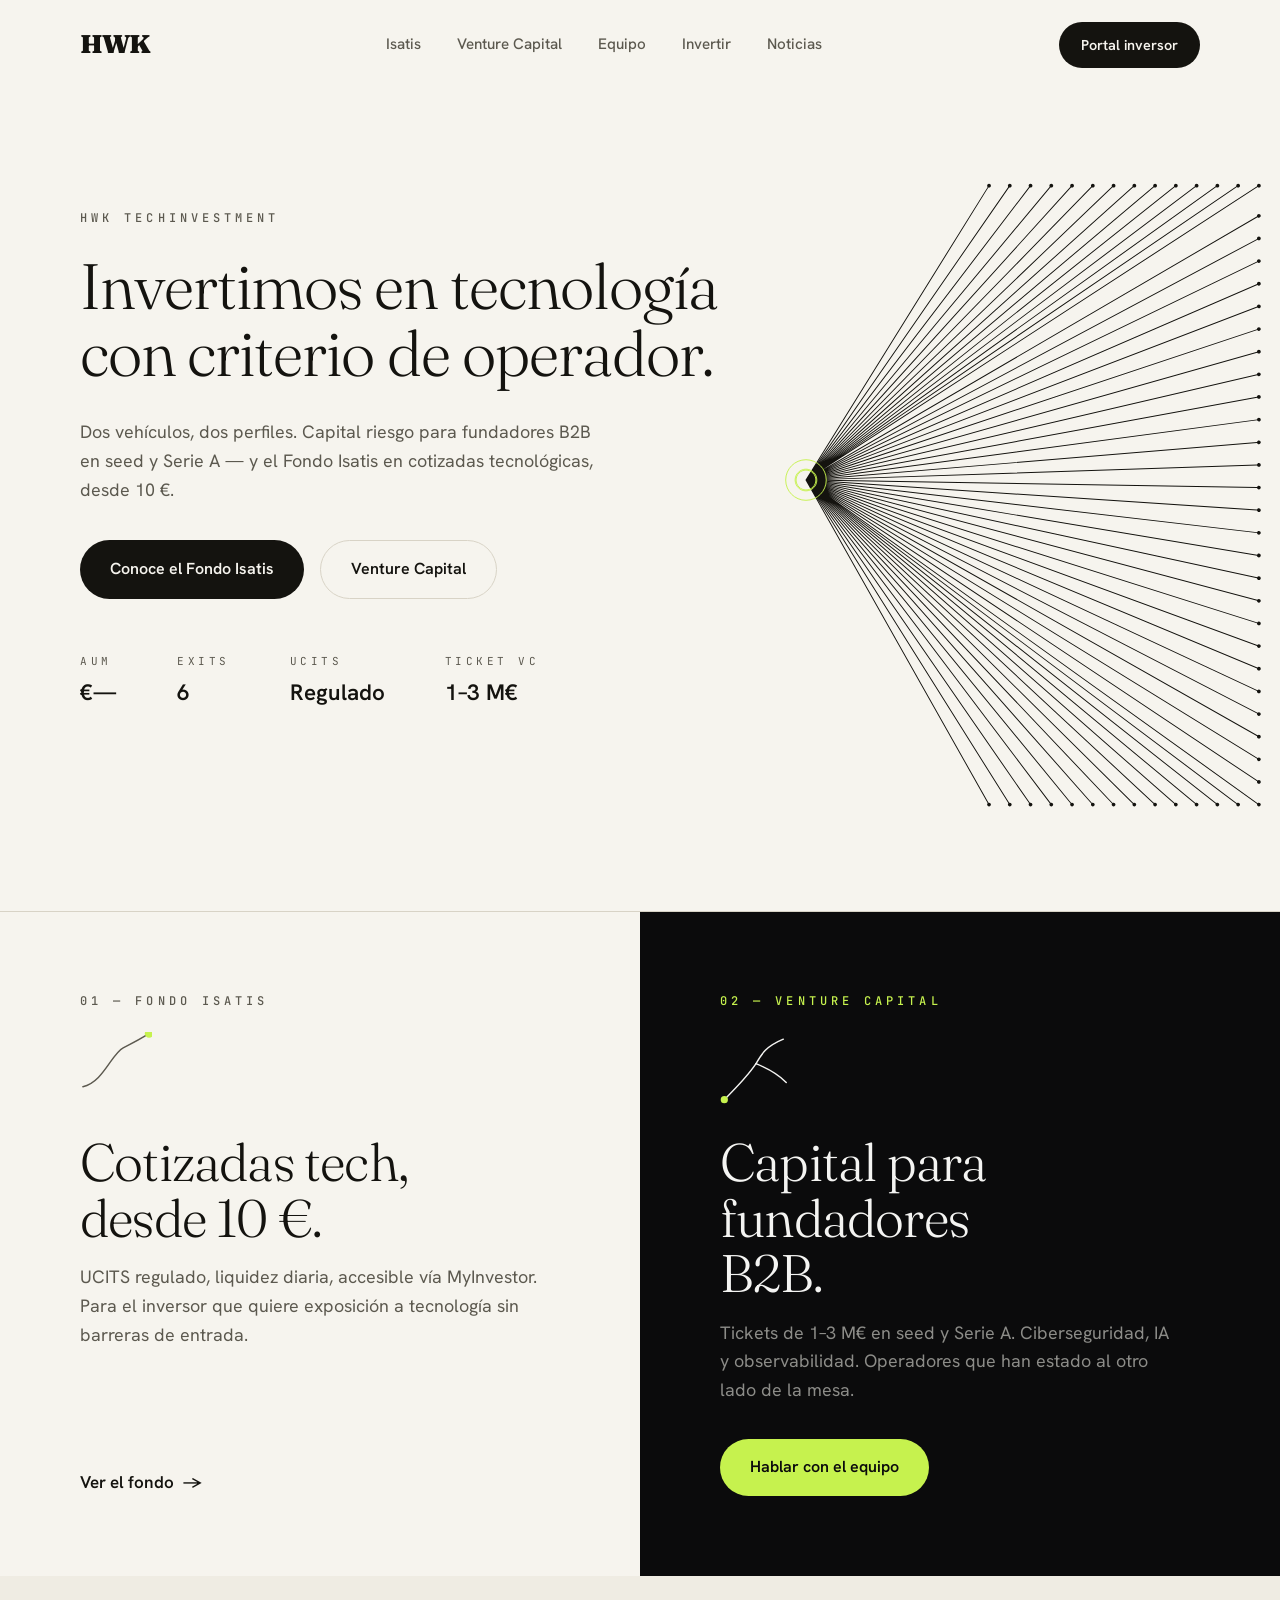
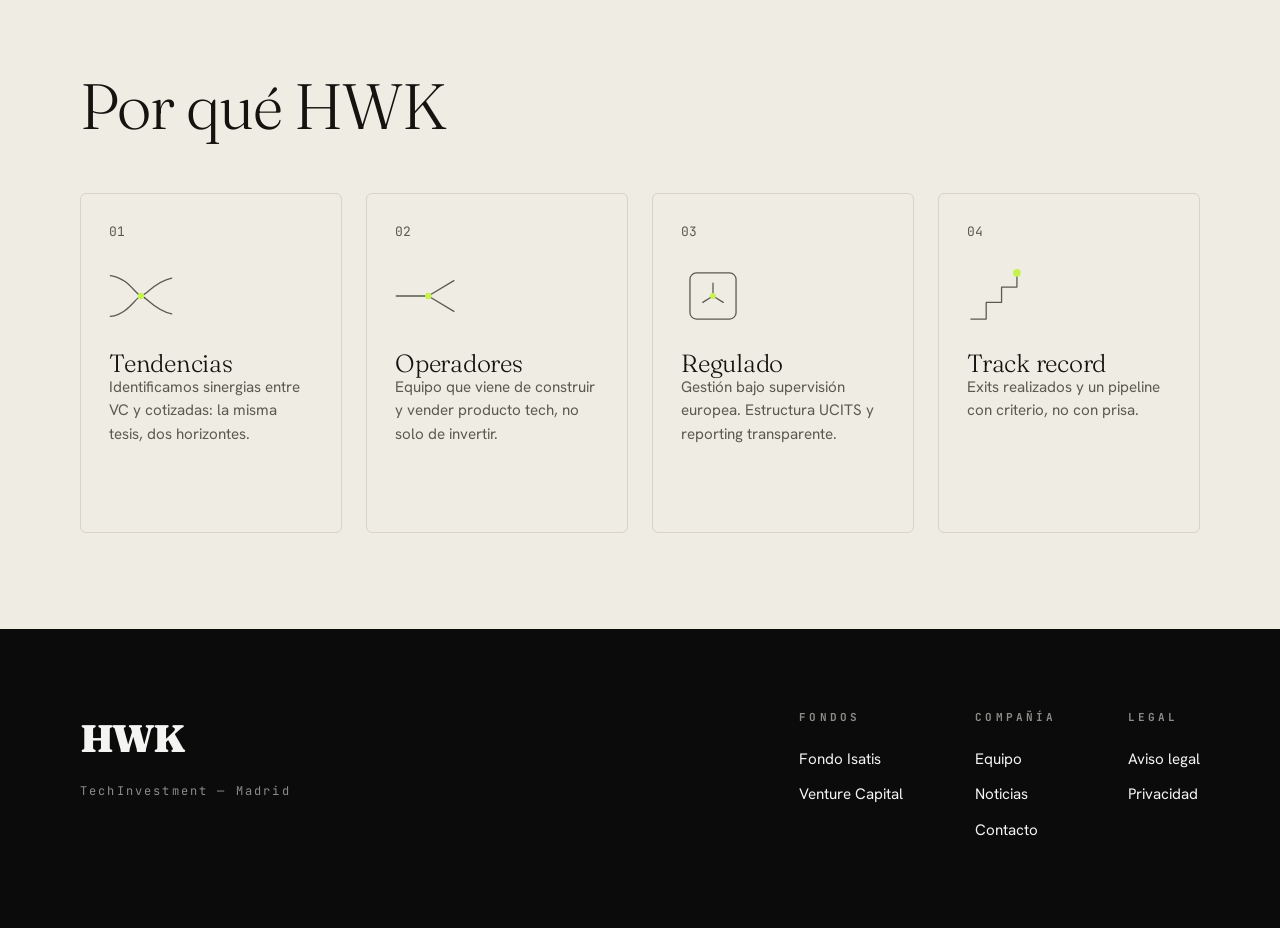
<file: index.html>
<!DOCTYPE html>
<html lang="es">
<head>
<meta charset="UTF-8">
<meta name="viewport" content="width=device-width,initial-scale=1">
<title>HWK TechInvestment — Invertimos en tecnología con criterio de operador</title>
<meta name="description" content="Dos vehículos, dos perfiles. Venture Capital para fundadores B2B y el Fondo Isatis en cotizadas tecnológicas, desde 10 €.">
<link rel="preconnect" href="https://fonts.googleapis.com">
<link rel="preconnect" href="https://fonts.gstatic.com" crossorigin>
<link href="https://fonts.googleapis.com/css2?family=Fraunces:opsz,wght@9..144,300;9..144,400;9..144,900&family=Hanken+Grotesk:wght@400;500;600&family=JetBrains+Mono:wght@400;500&display=swap" rel="stylesheet">
<link rel="stylesheet" href="assets/css/styles.css">
</head>
<body>

<header class="nav" data-reveal>
  <a href="index.html" class="brand">HWK</a>
  <nav class="nav-links" aria-label="Principal">
    <a href="isatis.html">Isatis</a>
    <a href="venture.html">Venture Capital</a>
    <a href="#">Equipo</a>
    <a href="#">Invertir</a>
    <a href="#">Noticias</a>
  </nav>
  <a href="#" class="nav-cta">Portal inversor</a>
  <button class="nav-burger" type="button" aria-expanded="false" aria-controls="drawer" aria-label="Abrir menú">
    <span class="bar"></span><span class="bar"></span><span class="bar"></span>
  </button>
</header>

<aside class="drawer" id="drawer" aria-label="Menú móvil">
  <div class="drawer-head">
    <span class="brand">HWK</span>
    <button class="drawer-close" type="button" aria-label="Cerrar menú"></button>
  </div>
  <nav class="drawer-nav" aria-label="Principal">
    <a href="index.html" aria-current="page">Inicio</a>
    <a href="isatis.html">Fondo Isatis</a>
    <a href="venture.html">Venture Capital</a>
    <a href="#">Equipo</a>
    <a href="#">Invertir</a>
    <a href="#">Noticias</a>
  </nav>
  <div class="drawer-foot">
    <a href="#" class="btn btn--solid">Portal inversor</a>
    <small>HWK · TechInvestment</small>
  </div>
</aside>

<main>
  <!-- HERO -->
  <section class="hero section">
    <div class="wrap hero-grid solo">
      <div>
        <p class="eyebrow" data-reveal>HWK TechInvestment</p>
        <h1 class="h-display" data-reveal data-d="1">Invertimos en tecnología con criterio de operador.</h1>
        <p class="lead" data-reveal data-d="2">Dos vehículos, dos perfiles. Capital riesgo para fundadores B2B en seed y Serie A — y el Fondo Isatis en cotizadas tecnológicas, desde 10 €.</p>
        <div class="hero-cta" data-reveal data-d="3">
          <a href="isatis.html" class="btn btn--solid">Conoce el Fondo Isatis</a>
          <a href="venture.html" class="btn btn--ghost">Venture Capital</a>
        </div>
        <div class="stat-strip" data-reveal data-d="4">
          <div class="stat"><div class="k">AUM</div><div class="v">€—</div></div>
          <div class="stat"><div class="k">Exits</div><div class="v">6</div></div>
          <div class="stat"><div class="k">UCITS</div><div class="v">Regulado</div></div>
          <div class="stat"><div class="k">Ticket VC</div><div class="v">1–3 M€</div></div>
        </div>
      </div>
      <div class="hero-art fan" aria-hidden="true">
        <div data-parallax>
          <svg class="hero-svg" viewBox="0 0 703 767" preserveAspectRatio="xMidYMid meet" fill="none" xmlns="http://www.w3.org/2000/svg" role="img" aria-label="Convergencia HWK">
<path d="M693.987 9.01297C693.987 10.2574 694.996 11.2662 696.24 11.2662C697.485 11.2662 698.494 10.2574 698.494 9.01297C698.494 7.76856 697.485 6.75977 696.24 6.75977C694.996 6.75977 693.987 7.76856 693.987 9.01297Z" fill="currentColor"/>
<path d="M669.202 9.01297C669.202 10.2574 670.211 11.2662 671.455 11.2662C672.699 11.2662 673.708 10.2574 673.708 9.01297C673.708 7.76856 672.699 6.75977 671.455 6.75977C670.211 6.75977 669.202 7.76856 669.202 9.01297Z" fill="currentColor"/>
<path d="M644.417 9.01297C644.417 10.2574 645.425 11.2662 646.67 11.2662C647.914 11.2662 648.923 10.2574 648.923 9.01297C648.923 7.76856 647.914 6.75977 646.67 6.75977C645.425 6.75977 644.417 7.76856 644.417 9.01297Z" fill="currentColor"/>
<path d="M619.631 9.01297C619.631 10.2574 620.64 11.2662 621.885 11.2662C623.129 11.2662 624.138 10.2574 624.138 9.01297C624.138 7.76856 623.129 6.75977 621.885 6.75977C620.64 6.75977 619.631 7.76856 619.631 9.01297Z" fill="currentColor"/>
<path d="M594.846 9.01297C594.846 10.2574 595.855 11.2662 597.099 11.2662C598.344 11.2662 599.353 10.2574 599.353 9.01297C599.353 7.76856 598.344 6.75977 597.099 6.75977C595.855 6.75977 594.846 7.76856 594.846 9.01297Z" fill="currentColor"/>
<path d="M570.061 9.01297C570.061 10.2574 571.07 11.2662 572.314 11.2662C573.558 11.2662 574.567 10.2574 574.567 9.01297C574.567 7.76856 573.558 6.75977 572.314 6.75977C571.07 6.75977 570.061 7.76856 570.061 9.01297Z" fill="currentColor"/>
<path d="M545.276 9.01297C545.276 10.2574 546.284 11.2662 547.529 11.2662C548.773 11.2662 549.782 10.2574 549.782 9.01297C549.782 7.76856 548.773 6.75977 547.529 6.75977C546.284 6.75977 545.276 7.76856 545.276 9.01297Z" fill="currentColor"/>
<path d="M520.49 9.01297C520.49 10.2574 521.499 11.2662 522.744 11.2662C523.988 11.2662 524.997 10.2574 524.997 9.01297C524.997 7.76856 523.988 6.75977 522.744 6.75977C521.499 6.75977 520.49 7.76856 520.49 9.01297Z" fill="currentColor"/>
<path d="M495.705 9.01297C495.705 10.2574 496.714 11.2662 497.958 11.2662C499.203 11.2662 500.211 10.2574 500.211 9.01297C500.211 7.76856 499.203 6.75977 497.958 6.75977C496.714 6.75977 495.705 7.76856 495.705 9.01297Z" fill="currentColor"/>
<path d="M470.92 9.01297C470.92 10.2574 471.929 11.2662 473.173 11.2662C474.417 11.2662 475.426 10.2574 475.426 9.01297C475.426 7.76856 474.417 6.75977 473.173 6.75977C471.929 6.75977 470.92 7.76856 470.92 9.01297Z" fill="currentColor"/>
<path d="M446.135 9.01297C446.135 10.2574 447.143 11.2662 448.388 11.2662C449.632 11.2662 450.641 10.2574 450.641 9.01297C450.641 7.76856 449.632 6.75977 448.388 6.75977C447.143 6.75977 446.135 7.76856 446.135 9.01297Z" fill="currentColor"/>
<path d="M421.349 9.01297C421.349 10.2574 422.358 11.2662 423.603 11.2662C424.847 11.2662 425.856 10.2574 425.856 9.01297C425.856 7.76856 424.847 6.75977 423.603 6.75977C422.358 6.75977 421.349 7.76856 421.349 9.01297Z" fill="currentColor"/>
<path d="M396.564 9.01297C396.564 10.2574 397.573 11.2662 398.817 11.2662C400.062 11.2662 401.07 10.2574 401.07 9.01297C401.07 7.76856 400.062 6.75977 398.817 6.75977C397.573 6.75977 396.564 7.76856 396.564 9.01297Z" fill="currentColor"/>
<path d="M371.779 9.01297C371.779 10.2574 372.788 11.2662 374.032 11.2662C375.276 11.2662 376.285 10.2574 376.285 9.01297C376.285 7.76856 375.276 6.75977 374.032 6.75977C372.788 6.75977 371.779 7.76856 371.779 9.01297Z" fill="currentColor"/>
<path d="M374.33 8.53426C374.066 8.37007 373.718 8.45107 373.554 8.71492L154.997 360.208C154.996 360.21 154.995 360.211 154.994 360.213C154.992 360.217 154.99 360.221 154.987 360.225C154.986 360.226 154.985 360.228 154.984 360.23L154.983 360.231C154.98 360.236 154.978 360.242 154.975 360.247C154.974 360.248 154.974 360.249 154.974 360.25C154.971 360.255 154.968 360.26 154.966 360.266C154.965 360.268 154.963 360.271 154.962 360.274C154.959 360.279 154.957 360.285 154.954 360.291C154.951 360.298 154.948 360.304 154.945 360.311C154.944 360.314 154.943 360.316 154.941 360.319C154.941 360.321 154.941 360.323 154.94 360.324C154.94 360.327 154.938 360.329 154.938 360.331C154.937 360.333 154.936 360.335 154.936 360.337C154.935 360.339 154.935 360.34 154.935 360.342C154.933 360.347 154.932 360.352 154.931 360.358C154.93 360.36 154.928 360.363 154.928 360.365L154.927 360.367V360.369C154.926 360.371 154.926 360.373 154.926 360.374C154.924 360.38 154.922 360.385 154.921 360.391C154.92 360.393 154.92 360.396 154.92 360.399C154.919 360.402 154.918 360.404 154.917 360.407C154.917 360.409 154.917 360.411 154.917 360.412C154.916 360.416 154.915 360.421 154.914 360.425C154.914 360.427 154.914 360.429 154.914 360.431C154.914 360.433 154.913 360.435 154.913 360.438C154.913 360.442 154.912 360.446 154.911 360.45C154.911 360.454 154.911 360.458 154.91 360.462C154.91 360.467 154.91 360.472 154.91 360.478C154.91 360.479 154.909 360.48 154.909 360.482C154.909 360.486 154.908 360.49 154.908 360.494L154.909 360.496C154.909 360.499 154.909 360.501 154.909 360.504C154.909 360.505 154.909 360.507 154.909 360.508C154.909 360.512 154.908 360.516 154.908 360.52C154.908 360.523 154.91 360.526 154.91 360.529C154.91 360.536 154.91 360.542 154.91 360.549C154.91 360.55 154.91 360.552 154.91 360.553C154.91 360.555 154.91 360.557 154.91 360.56L154.909 360.561C154.909 360.564 154.911 360.567 154.911 360.57C154.912 360.576 154.912 360.581 154.913 360.587C154.913 360.59 154.915 360.593 154.915 360.596C154.916 360.604 154.917 360.611 154.919 360.619C154.919 360.621 154.92 360.623 154.92 360.625C154.921 360.631 154.922 360.637 154.924 360.643C154.924 360.645 154.924 360.647 154.925 360.65C154.925 360.651 154.925 360.652 154.926 360.653C154.927 360.657 154.928 360.661 154.929 360.664C154.93 360.669 154.932 360.674 154.934 360.679C154.934 360.681 154.934 360.683 154.935 360.685C154.935 360.686 154.936 360.687 154.937 360.689V360.692C154.937 360.693 154.938 360.695 154.938 360.697L154.941 360.699C154.942 360.702 154.942 360.705 154.943 360.707C154.945 360.712 154.947 360.717 154.949 360.722C154.95 360.724 154.949 360.726 154.95 360.728L154.952 360.73C154.953 360.733 154.956 360.735 154.957 360.738H154.956C154.957 360.74 154.957 360.742 154.958 360.744C154.959 360.747 154.96 360.749 154.961 360.751C154.963 360.755 154.965 360.759 154.967 360.763L154.968 360.765C154.968 360.766 154.969 360.767 154.97 360.768C154.971 360.77 154.971 360.772 154.972 360.775L154.974 360.776L154.975 360.778C154.976 360.78 154.977 360.782 154.979 360.784C154.979 360.786 154.98 360.788 154.98 360.789L154.982 360.792V360.793C154.983 360.794 154.985 360.796 154.985 360.797L372.472 746.441C372.045 746.851 371.779 747.426 371.779 748.065C371.779 749.309 372.788 750.318 374.032 750.318C375.277 750.317 376.285 749.309 376.285 748.065C376.285 746.82 375.277 745.812 374.032 745.812C373.832 745.812 373.638 745.84 373.453 745.889L167.687 381.025L397.182 746.518C396.8 746.921 396.564 747.465 396.564 748.065C396.565 749.309 397.573 750.318 398.817 750.318C400.062 750.318 401.07 749.309 401.07 748.065C401.07 746.82 400.062 745.812 398.817 745.812C398.579 745.812 398.35 745.848 398.135 745.916L169.381 381.605L421.899 746.592C421.558 746.987 421.35 747.501 421.35 748.065C421.35 749.309 422.358 750.318 423.603 750.318C424.847 750.318 425.855 749.309 425.855 748.065C425.855 746.82 424.847 745.812 423.603 745.812C423.329 745.812 423.068 745.862 422.826 745.951L171.2 382.255L446.625 746.664C446.319 747.049 446.135 747.535 446.135 748.065C446.135 749.309 447.143 750.317 448.388 750.318C449.632 750.318 450.641 749.309 450.641 748.065C450.641 746.82 449.632 745.812 448.388 745.812C448.081 745.812 447.789 745.873 447.522 745.984L173.131 382.943L471.356 746.736C471.083 747.108 470.92 747.567 470.92 748.065C470.92 749.309 471.929 750.317 473.173 750.318C474.417 750.318 475.426 749.309 475.426 748.065C475.426 746.82 474.417 745.812 473.173 745.812C472.835 745.812 472.515 745.888 472.228 746.022L175.167 383.65L496.092 746.802C495.848 747.162 495.705 747.597 495.705 748.065C495.705 749.309 496.714 750.317 497.958 750.318C499.202 750.318 500.212 749.309 500.212 748.065C500.212 746.82 499.202 745.812 497.958 745.812C497.59 745.812 497.243 745.901 496.937 746.058L177.337 384.404L520.836 746.869C520.618 747.216 520.49 747.625 520.49 748.065C520.49 749.309 521.499 750.317 522.743 750.318C523.988 750.318 524.997 749.309 524.997 748.065C524.997 746.82 523.988 745.812 522.743 745.812C522.347 745.812 521.976 745.914 521.652 746.094L179.632 385.188L545.583 746.933C545.389 747.266 545.275 747.652 545.275 748.065C545.275 749.309 546.284 750.317 547.528 750.318C548.773 750.318 549.782 749.309 549.782 748.065C549.782 746.82 548.773 745.812 547.528 745.812C547.107 745.812 546.713 745.929 546.376 746.131L182.006 385.951L570.333 746.99C570.16 747.31 570.061 747.676 570.061 748.065C570.061 749.309 571.07 750.318 572.314 750.318C573.559 750.317 574.567 749.309 574.567 748.065C574.567 746.82 573.559 745.812 572.314 745.812C571.868 745.812 571.453 745.943 571.103 746.167L184.58 386.806L595.09 747.049C594.935 747.354 594.846 747.699 594.846 748.065C594.846 749.309 595.855 750.318 597.1 750.318C598.344 750.317 599.352 749.309 599.353 748.065C599.353 746.82 598.344 745.812 597.1 745.812C596.629 745.812 596.193 745.956 595.832 746.202L187.244 387.645L619.849 747.104C619.711 747.395 619.632 747.721 619.632 748.065C619.632 749.309 620.64 750.318 621.885 750.318C623.129 750.317 624.138 749.309 624.138 748.065C624.138 746.82 623.129 745.812 621.885 745.812C621.393 745.812 620.94 745.97 620.569 746.237L190.063 388.523L644.609 747.154C644.486 747.433 644.417 747.741 644.417 748.065C644.417 749.309 645.426 750.318 646.67 750.318C647.914 750.318 648.923 749.309 648.923 748.065C648.923 746.82 647.914 745.812 646.67 745.812C646.158 745.812 645.687 745.984 645.309 746.272L192.977 389.385L669.373 747.204C669.263 747.469 669.202 747.76 669.202 748.065C669.202 749.309 670.211 750.317 671.455 750.318C672.699 750.318 673.708 749.309 673.708 748.065C673.708 746.82 672.699 745.812 671.455 745.812C670.924 745.812 670.436 745.996 670.051 746.304L196.072 390.303L694.142 747.251C694.044 747.504 693.987 747.777 693.987 748.065C693.987 749.309 694.996 750.317 696.24 750.318C697.485 750.318 698.494 749.309 698.494 748.065C698.494 746.82 697.485 745.812 696.24 745.812C695.69 745.812 695.187 746.009 694.796 746.336L182.869 379.454L694.115 720.285C694.034 720.517 693.987 720.766 693.987 721.026C693.987 722.27 694.996 723.279 696.24 723.279C697.485 723.279 698.494 722.27 698.494 721.026C698.494 719.781 697.485 718.773 696.24 718.773C695.664 718.773 695.14 718.992 694.741 719.348L182.238 377.68L694.088 693.321C694.023 693.532 693.987 693.756 693.987 693.987C693.987 695.232 694.996 696.24 696.24 696.24C697.485 696.24 698.494 695.232 698.494 693.987C698.494 692.743 697.485 691.735 696.24 691.735C695.634 691.735 695.086 691.974 694.681 692.363L181.642 375.988L694.067 666.363C694.017 666.55 693.987 666.746 693.987 666.948C693.987 668.193 694.996 669.202 696.24 669.202C697.485 669.202 698.494 668.193 698.494 666.948C698.494 665.704 697.485 664.695 696.24 664.695C695.604 664.696 695.032 664.96 694.622 665.384L181.082 374.377L694.046 639.409C694.009 639.571 693.987 639.738 693.987 639.91C693.987 641.155 694.996 642.163 696.24 642.163C697.485 642.163 698.494 641.155 698.494 639.91C698.494 638.666 697.485 637.657 696.24 637.657C695.573 637.657 694.976 637.949 694.563 638.409L180.583 372.854L694.027 612.46C694.003 612.594 693.987 612.731 693.987 612.872C693.987 614.117 694.996 615.125 696.24 615.125C697.485 615.125 698.494 614.117 698.494 612.872C698.494 611.628 697.485 610.619 696.24 610.619C695.54 610.619 694.915 610.938 694.502 611.439L180.105 371.386L694.013 585.515C693.998 585.619 693.987 585.725 693.987 585.833C693.987 587.077 694.996 588.087 696.24 588.087C697.485 588.087 698.494 587.078 698.494 585.833C698.494 584.589 697.485 583.58 696.24 583.58C695.507 583.58 694.858 583.932 694.446 584.475L179.672 369.986L693.999 558.572C693.992 558.646 693.987 558.72 693.987 558.795C693.987 560.039 694.996 561.048 696.24 561.048C697.485 561.048 698.494 560.039 698.494 558.795C698.494 557.551 697.485 556.542 696.24 556.542C695.472 556.542 694.794 556.927 694.388 557.515L179.3 368.649L693.994 531.635C693.992 531.675 693.987 531.715 693.987 531.756C693.987 533 694.996 534.01 696.24 534.01C697.485 534.01 698.494 533 698.494 531.756C698.494 530.512 697.485 529.503 696.24 529.503C695.435 529.503 694.731 529.927 694.333 530.562L178.94 367.354L693.988 504.699C693.988 504.706 693.987 504.712 693.987 504.718C693.987 505.962 694.996 506.972 696.24 506.972C697.485 506.972 698.494 505.962 698.494 504.718C698.494 503.474 697.485 502.465 696.24 502.465C695.399 502.465 694.666 502.928 694.279 503.611L178.659 366.113L693.992 477.768C694.038 478.971 695.025 479.933 696.24 479.933C697.485 479.933 698.494 478.924 698.494 477.68C698.494 476.435 697.485 475.427 696.24 475.427C695.36 475.427 694.6 475.932 694.229 476.667L178.425 364.909L693.998 450.838C694.098 451.99 695.062 452.895 696.24 452.895C697.485 452.895 698.494 451.885 698.494 450.641C698.494 449.397 697.485 448.388 696.24 448.388C695.322 448.388 694.534 448.938 694.183 449.726L178.223 363.734L694.011 423.909C694.16 425.009 695.1 425.856 696.24 425.857C697.485 425.857 698.494 424.847 698.494 423.603C698.494 422.358 697.485 421.35 696.24 421.35C695.283 421.35 694.467 421.948 694.141 422.79L178.105 362.586L694.028 396.981C694.224 398.026 695.138 398.817 696.24 398.817C697.485 398.817 698.494 397.809 698.494 396.565C698.494 395.32 697.485 394.312 696.24 394.312C695.243 394.312 694.399 394.959 694.103 395.857L178.038 361.451L694.053 370.052C694.29 371.042 695.177 371.779 696.24 371.779C697.485 371.779 698.494 370.77 698.494 369.525C698.494 368.281 697.485 367.273 696.24 367.273C695.204 367.273 694.335 367.973 694.071 368.925L178.026 360.324L694.081 343.123C694.356 344.057 695.217 344.74 696.24 344.74C697.485 344.74 698.494 343.732 698.494 342.487C698.494 341.243 697.485 340.234 696.24 340.234C695.165 340.235 694.267 340.988 694.043 341.996L178.029 359.197L694.115 316.192C694.422 317.07 695.256 317.702 696.24 317.702C697.485 317.702 698.494 316.693 698.494 315.448C698.494 314.204 697.485 313.195 696.24 313.195C695.126 313.196 694.203 314.005 694.022 315.068L178.124 358.06L694.153 289.257C694.488 290.081 695.296 290.663 696.24 290.663C697.485 290.663 698.494 289.655 698.494 288.41C698.494 287.166 697.485 286.157 696.24 286.157C695.088 286.157 694.14 287.023 694.006 288.14L178.297 356.9L694.198 262.318C694.556 263.089 695.334 263.625 696.24 263.625C697.485 263.625 698.494 262.617 698.494 261.372C698.494 260.128 697.485 259.119 696.24 259.119C695.05 259.119 694.079 260.042 693.996 261.211L178.491 355.72L694.245 235.377C694.622 236.096 695.373 236.587 696.24 236.587C697.485 236.587 698.494 235.578 698.494 234.333C698.494 233.089 697.485 232.08 696.24 232.08C695.014 232.08 694.019 233.06 693.99 234.279L178.753 354.501L694.297 208.431C694.688 209.098 695.411 209.548 696.24 209.548C697.485 209.548 698.494 208.539 698.494 207.295C698.494 206.051 697.485 205.042 696.24 205.042C694.996 205.042 693.987 206.051 693.987 207.295C693.987 207.312 693.99 207.33 693.99 207.347L179.073 353.239L694.351 181.48C694.752 182.099 695.447 182.51 696.24 182.51C697.485 182.51 698.494 181.5 698.494 180.256C698.494 179.012 697.485 178.003 696.24 178.003C694.996 178.003 693.988 179.012 693.987 180.256C693.987 180.308 693.993 180.36 693.996 180.411L179.436 351.931L694.408 154.525C694.817 155.097 695.484 155.472 696.24 155.472C697.485 155.472 698.494 154.462 698.494 153.218C698.494 151.974 697.485 150.965 696.24 150.965C694.996 150.965 693.988 151.974 693.987 153.218C693.987 153.304 693.994 153.389 694.003 153.473L179.818 350.576L694.465 127.563C694.877 128.091 695.518 128.433 696.24 128.433C697.485 128.433 698.494 127.424 698.494 126.18C698.494 124.935 697.485 123.927 696.24 123.927C694.996 123.927 693.987 124.935 693.987 126.18C693.987 126.299 694 126.415 694.018 126.529L180.267 349.154L694.523 100.597C694.937 101.084 695.552 101.395 696.24 101.395C697.485 101.395 698.494 100.385 698.494 99.1407C698.494 97.8965 697.485 96.8878 696.24 96.8878C694.996 96.8879 693.988 97.8966 693.987 99.1407C693.987 99.2921 694.004 99.4401 694.032 99.5831L180.751 347.669L694.583 73.6241C694.995 74.0726 695.583 74.3565 696.24 74.3565C697.485 74.3565 698.494 73.347 698.494 72.1026C698.494 70.8584 697.485 69.8497 696.24 69.8497C694.996 69.8498 693.988 70.8585 693.987 72.1026C693.987 72.2847 694.012 72.4614 694.053 72.6309L181.296 346.101L694.641 46.6495C695.049 47.0616 695.614 47.3174 696.24 47.3175C697.485 47.3175 698.494 46.3089 698.494 45.0645C698.494 43.8201 697.485 42.8116 696.24 42.8116C694.996 42.8117 693.987 43.8202 693.987 45.0645C693.987 45.2767 694.019 45.4812 694.074 45.6759L175.334 348.274L696.547 9.48543C696.808 9.31597 696.882 8.96693 696.713 8.70613C696.543 8.44555 696.194 8.37094 695.934 8.54011L198.851 331.644L671.772 9.47859C672.029 9.30342 672.096 8.95247 671.921 8.69539C671.746 8.4384 671.395 8.37188 671.138 8.54695L195.447 332.599L646.998 9.47078C647.251 9.28967 647.309 8.93754 647.128 8.68465C646.947 8.43195 646.595 8.37385 646.342 8.55476L192.239 333.51L622.224 9.46297C622.472 9.27577 622.522 8.92229 622.335 8.6739C622.148 8.42561 621.794 8.3757 621.546 8.56258L189.181 334.402L597.45 9.4532C597.693 9.25943 597.734 8.90552 597.54 8.66218C597.346 8.41886 596.992 8.3788 596.749 8.57234L186.251 335.295L572.678 9.44343C572.915 9.24286 572.945 8.8872 572.745 8.64949C572.545 8.41182 572.189 8.38184 571.951 8.58211L183.456 336.178L547.904 9.43172C548.136 9.22401 548.155 8.86836 547.947 8.63679C547.74 8.40565 547.384 8.38631 547.152 8.59383L180.856 336.997L523.133 9.42C523.358 9.20491 523.365 8.84788 523.15 8.62312C522.935 8.39869 522.578 8.39059 522.354 8.60554L178.394 337.794L498.361 9.40633C498.578 9.1836 498.574 8.82659 498.352 8.60945C498.129 8.39263 497.772 8.39675 497.555 8.61922L176.052 338.582L473.591 9.3907C473.799 9.15993 473.782 8.80342 473.551 8.5948C473.32 8.38641 472.963 8.40419 472.755 8.63484L173.842 339.347L448.82 9.37312C449.019 9.13413 448.987 8.77928 448.748 8.58015C448.509 8.38121 448.154 8.41352 447.955 8.65242L171.777 340.066L424.051 9.35457C424.239 9.10722 424.192 8.75317 423.944 8.56453C423.697 8.376 423.343 8.42374 423.154 8.67097L169.84 340.748L399.28 9.33308C399.457 9.07731 399.393 8.72692 399.138 8.54988C398.882 8.37296 398.532 8.4368 398.354 8.69246L168.025 341.39L374.511 9.31062C374.675 9.04657 374.594 8.69857 374.33 8.53426Z" fill="currentColor"/>
<path d="M155.471 336.291C168.848 336.291 179.693 347.135 179.693 360.513C179.693 373.89 168.848 384.734 155.471 384.734C142.094 384.734 131.249 373.89 131.249 360.513C131.249 347.135 142.094 336.291 155.471 336.291ZM167.3 360.513C167.3 367.046 162.004 372.342 155.471 372.342C148.938 372.342 143.642 367.046 143.642 360.513C143.642 353.98 148.938 348.684 155.471 348.684C162.004 348.684 167.3 353.98 167.3 360.513ZM168.427 360.513C168.427 353.357 162.626 347.557 155.471 347.557C148.316 347.557 142.515 353.357 142.515 360.513C142.515 367.668 148.316 373.469 155.471 373.469C162.626 373.469 168.427 367.668 168.427 360.513Z" stroke="var(--accent)" stroke-width="1.1266"/>
</svg>
        </div>
      </div>
    </div>
  </section>

  <!-- TWO PATHS -->
  <section class="split section">
    <div class="pane pane-isatis" data-reveal>
      <div>
        <p class="eyebrow">01 — Fondo Isatis</p>
        <svg class="ic" viewBox="0 0 100 100" aria-hidden="true" data-draw>
          <path class="mono-stroke draw" d="M4 76 C 32 70 44 30 60 22 C 74 15 84 10 96 2"/>
          <circle cx="96" cy="2" r="6" class="mono-node"/>
        </svg>
        <h2 class="h-xl serif-light">Cotizadas tech, desde 10 €.</h2>
        <p class="lead">UCITS regulado, liquidez diaria, accesible vía MyInvestor. Para el inversor que quiere exposición a tecnología sin barreras de entrada.</p>
      </div>
      <a href="isatis.html" class="link-arrow">Ver el fondo <span class="arr">→</span></a>
    </div>
    <div class="pane pane-vc is-dark" data-reveal data-d="1">
      <div>
        <p class="eyebrow">02 — Venture Capital</p>
        <svg class="ic" viewBox="0 0 100 100" aria-hidden="true" data-draw>
          <path class="mono-stroke draw" d="M6 94 C 30 70 42 56 50 44"/>
          <path class="mono-stroke draw" d="M50 44 C 58 30 64 20 88 10"/>
          <path class="mono-stroke draw" d="M50 44 C 60 48 78 56 92 70"/>
          <circle cx="6" cy="94" r="5" class="mono-node"/>
        </svg>
        <h2 class="h-xl serif-light">Capital para fundadores B2B.</h2>
        <p class="lead">Tickets de 1–3 M€ en seed y Serie A. Ciberseguridad, IA y observabilidad. Operadores que han estado al otro lado de la mesa.</p>
      </div>
      <a href="venture.html" class="btn btn--accent" style="align-self:flex-start">Hablar con el equipo</a>
    </div>
  </section>

  <!-- POR QUÉ HWK -->
  <section class="band section">
    <div class="wrap">
      <h2 class="h-display" data-reveal>Por qué HWK</h2>
      <div class="cards">
        <article class="card" data-reveal data-d="1">
          <span class="num">01</span>
          <svg class="ic" viewBox="0 0 100 100" aria-hidden="true" data-draw>
            <path class="mono-stroke draw" d="M2 18 C 30 22 40 46 50 50 C 40 54 30 78 2 82"/>
            <path class="mono-stroke draw" d="M98 22 C 70 28 60 48 50 50 C 60 52 70 72 98 78"/>
            <circle cx="50" cy="50" r="5" class="mono-node"/>
          </svg>
          <div><h3>Tendencias</h3><p>Identificamos sinergias entre VC y cotizadas: la misma tesis, dos horizontes.</p></div>
        </article>
        <article class="card" data-reveal data-d="2">
          <span class="num">02</span>
          <svg class="ic" viewBox="0 0 100 100" aria-hidden="true" data-draw>
            <path class="mono-stroke draw" d="M2 50 H 52"/>
            <path class="mono-stroke draw" d="M52 50 L 92 26"/>
            <path class="mono-stroke draw" d="M52 50 L 92 74"/>
            <circle cx="52" cy="50" r="5" class="mono-node"/>
          </svg>
          <div><h3>Operadores</h3><p>Equipo que viene de construir y vender producto tech, no solo de invertir.</p></div>
        </article>
        <article class="card" data-reveal data-d="3">
          <span class="num">03</span>
          <svg class="ic" viewBox="0 0 100 100" aria-hidden="true" data-draw>
            <rect class="mono-stroke draw" x="14" y="14" width="72" height="72" rx="10"/>
            <path class="mono-stroke draw" d="M50 30 V 50 M50 50 L 66 60 M50 50 L 34 60"/>
            <circle cx="50" cy="50" r="4.5" class="mono-node"/>
          </svg>
          <div><h3>Regulado</h3><p>Gestión bajo supervisión europea. Estructura UCITS y reporting transparente.</p></div>
        </article>
        <article class="card" data-reveal data-d="4">
          <span class="num">04</span>
          <svg class="ic" viewBox="0 0 100 100" aria-hidden="true" data-draw>
            <path class="mono-stroke draw" d="M6 86 L 30 86 L 30 60 L 54 60 L 54 36 L 78 36 L 78 14"/>
            <circle cx="78" cy="14" r="6" class="mono-node"/>
          </svg>
          <div><h3>Track record</h3><p>Exits realizados y un pipeline con criterio, no con prisa.</p></div>
        </article>
      </div>
    </div>
  </section>
</main>

<footer class="footer is-dark">
  <div class="footer-grid">
    <div data-reveal>
      <div class="brand">HWK</div>
      <small>TechInvestment — Madrid</small>
    </div>
    <div class="fcols" data-reveal data-d="1">
      <div class="fcol"><h4>Fondos</h4><a href="isatis.html">Fondo Isatis</a><a href="venture.html">Venture Capital</a></div>
      <div class="fcol"><h4>Compañía</h4><a href="#">Equipo</a><a href="#">Noticias</a><a href="#">Contacto</a></div>
      <div class="fcol"><h4>Legal</h4><a href="#">Aviso legal</a><a href="#">Privacidad</a></div>
    </div>
  </div>
</footer>

<script src="assets/js/main.js" defer></script>
</body>
</html>
</file>
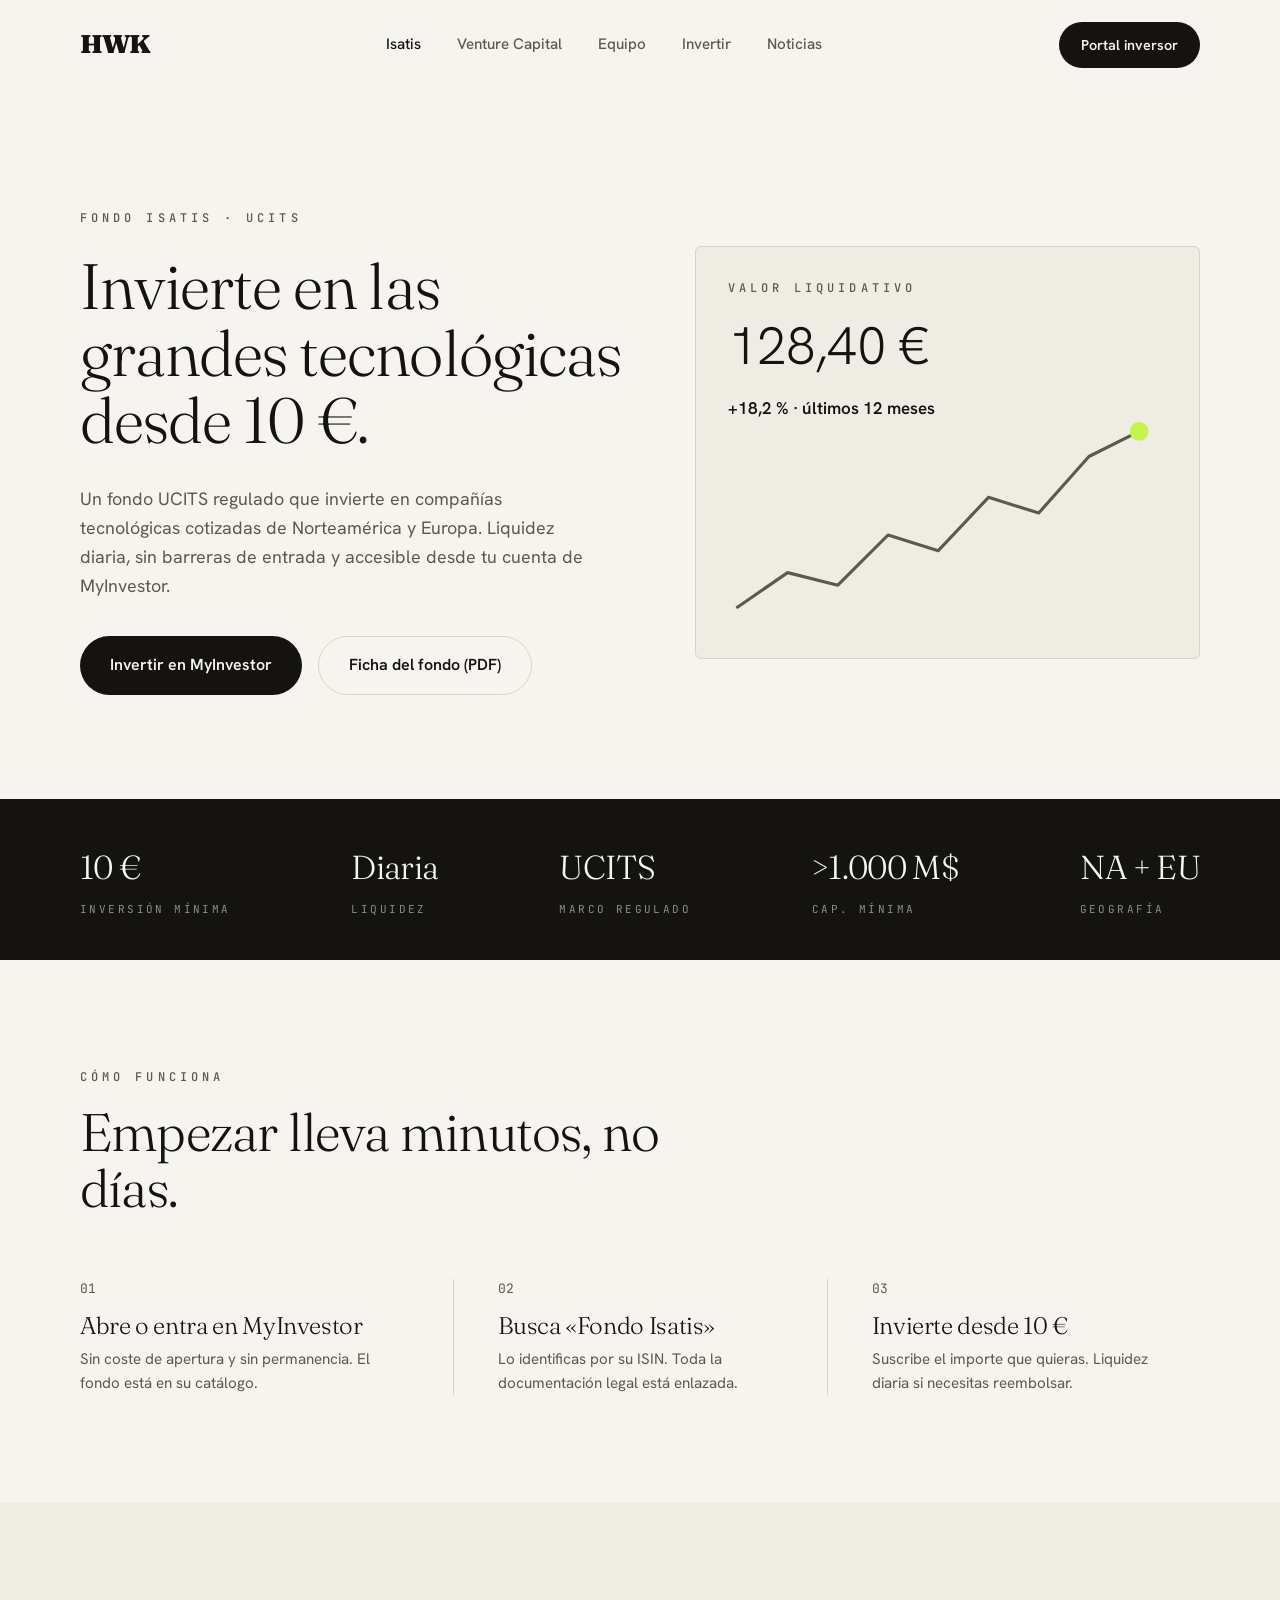
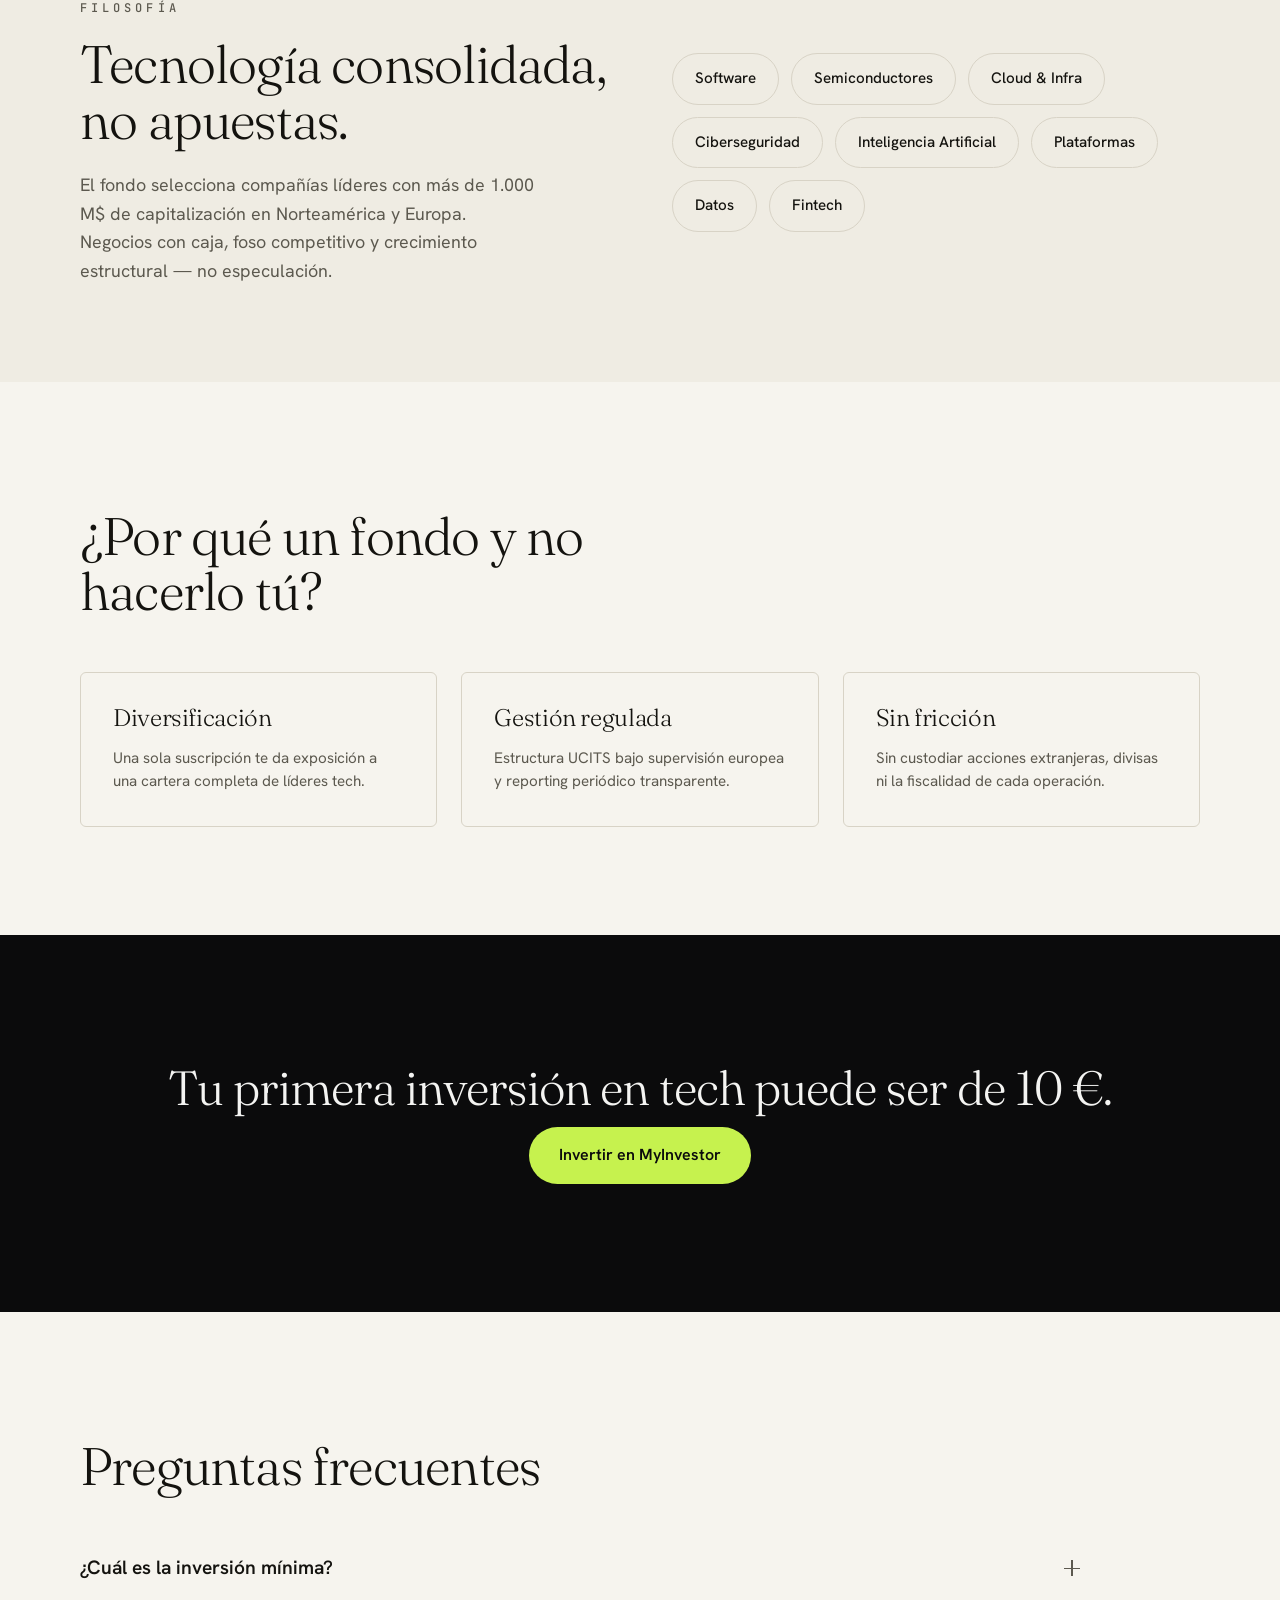
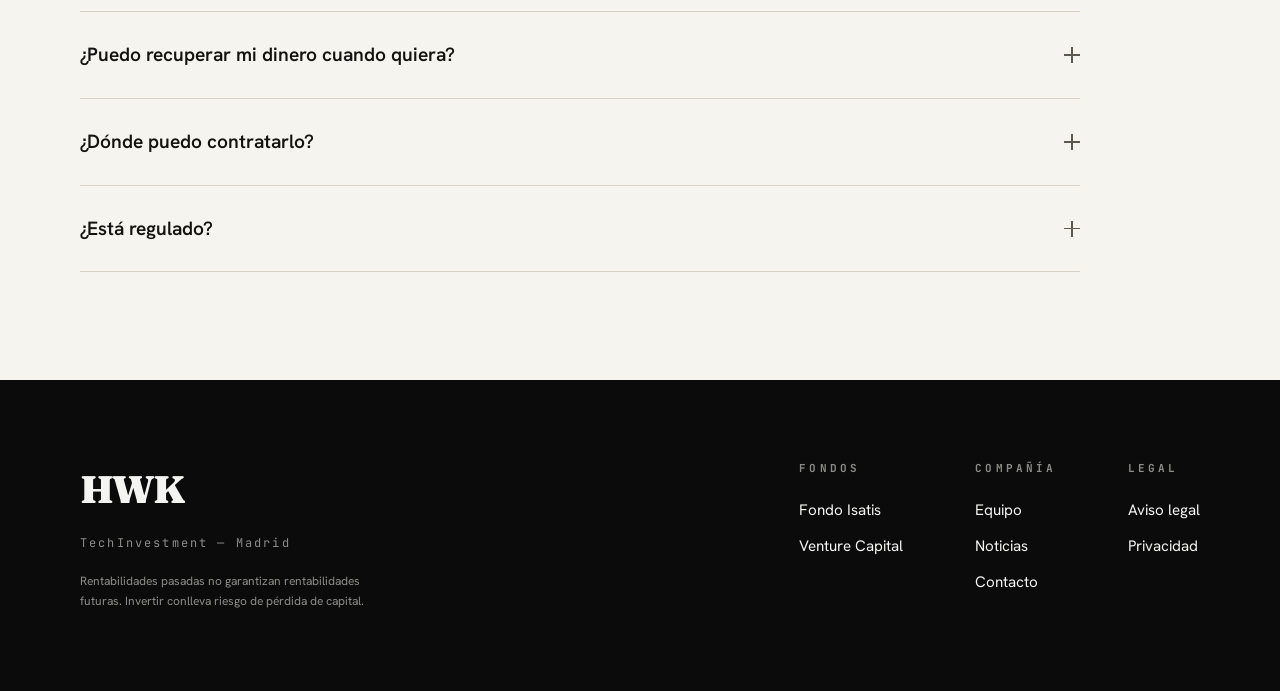
<file: isatis.html>
<!DOCTYPE html>
<html lang="es">
<head>
<meta charset="UTF-8">
<meta name="viewport" content="width=device-width,initial-scale=1">
<title>Fondo Isatis — Invierte en las grandes tecnológicas desde 10 € | HWK</title>
<meta name="description" content="Fondo UCITS regulado que invierte en compañías tecnológicas cotizadas de Norteamérica y Europa. Liquidez diaria, desde 10 € vía MyInvestor.">
<link rel="preconnect" href="https://fonts.googleapis.com">
<link rel="preconnect" href="https://fonts.gstatic.com" crossorigin>
<link href="https://fonts.googleapis.com/css2?family=Fraunces:opsz,wght@9..144,300;9..144,400;9..144,900&family=Hanken+Grotesk:wght@400;500;600&family=JetBrains+Mono:wght@400;500&display=swap" rel="stylesheet">
<link rel="stylesheet" href="assets/css/styles.css">
</head>
<body>

<header class="nav" data-reveal>
  <a href="index.html" class="brand">HWK</a>
  <nav class="nav-links" aria-label="Principal">
    <a href="isatis.html" aria-current="page">Isatis</a>
    <a href="venture.html">Venture Capital</a>
    <a href="#">Equipo</a><a href="#">Invertir</a><a href="#">Noticias</a>
  </nav>
  <a href="#" class="nav-cta">Portal inversor</a>
  <button class="nav-burger" type="button" aria-expanded="false" aria-controls="drawer" aria-label="Abrir menú">
    <span class="bar"></span><span class="bar"></span><span class="bar"></span>
  </button>
</header>

<aside class="drawer" id="drawer" aria-label="Menú móvil">
  <div class="drawer-head">
    <span class="brand">HWK</span>
    <button class="drawer-close" type="button" aria-label="Cerrar menú"></button>
  </div>
  <nav class="drawer-nav" aria-label="Principal">
    <a href="index.html">Inicio</a>
    <a href="isatis.html" aria-current="page">Fondo Isatis</a>
    <a href="venture.html">Venture Capital</a>
    <a href="#">Equipo</a>
    <a href="#">Invertir</a>
    <a href="#">Noticias</a>
  </nav>
  <div class="drawer-foot">
    <a href="#" class="btn btn--solid">Portal inversor</a>
    <small>HWK · TechInvestment</small>
  </div>
</aside>

<main>
  <section class="hero section">
    <div class="wrap hero-grid">
      <div>
        <p class="eyebrow" data-reveal>Fondo Isatis · UCITS</p>
        <h1 class="h-display" data-reveal data-d="1">Invierte en las grandes tecnológicas desde 10 €.</h1>
        <p class="lead" data-reveal data-d="2">Un fondo UCITS regulado que invierte en compañías tecnológicas cotizadas de Norteamérica y Europa. Liquidez diaria, sin barreras de entrada y accesible desde tu cuenta de MyInvestor.</p>
        <div class="hero-cta" data-reveal data-d="3">
          <a href="#" class="btn btn--solid">Invertir en MyInvestor</a>
          <a href="#" class="btn btn--ghost">Ficha del fondo (PDF)</a>
        </div>
      </div>
      <div class="hero-art" data-reveal data-d="2">
        <div data-parallax style="width:100%">
          <div style="border:1px solid var(--line);border-radius:var(--r);background:var(--paper-alt);padding:32px;display:flex;flex-direction:column;justify-content:space-between;min-height:360px">
            <div>
              <div class="eyebrow">Valor liquidativo</div>
              <div class="h-xl serif-light" style="margin-top:8px">128,40&nbsp;€</div>
              <div style="font-weight:600;margin-top:8px">+18,2 % · últimos 12 meses</div>
            </div>
            <svg viewBox="0 0 280 130" aria-hidden="true" data-draw>
              <polyline class="mono-stroke draw" points="6,118 38,96 70,104 102,72 134,82 166,48 198,58 230,22 262,6"/>
              <circle cx="262" cy="6" r="6" class="mono-node"/>
            </svg>
          </div>
        </div>
      </div>
    </div>
  </section>

  <section class="facts" data-reveal>
    <div class="f"><div class="v">10 €</div><div class="k">Inversión mínima</div></div>
    <div class="f"><div class="v">Diaria</div><div class="k">Liquidez</div></div>
    <div class="f"><div class="v">UCITS</div><div class="k">Marco regulado</div></div>
    <div class="f"><div class="v">&gt;1.000 M$</div><div class="k">Cap. mínima</div></div>
    <div class="f"><div class="v">NA + EU</div><div class="k">Geografía</div></div>
  </section>

  <section class="sec section"><div class="wrap">
    <div class="head" data-reveal>
      <p class="eyebrow">Cómo funciona</p>
      <h2 class="h-xl">Empezar lleva minutos, no días.</h2>
    </div>
    <div class="steps">
      <div class="step" data-reveal data-d="1"><div class="num">01</div><h3>Abre o entra en MyInvestor</h3><p>Sin coste de apertura y sin permanencia. El fondo está en su catálogo.</p></div>
      <div class="step" data-reveal data-d="2"><div class="num">02</div><h3>Busca «Fondo Isatis»</h3><p>Lo identificas por su ISIN. Toda la documentación legal está enlazada.</p></div>
      <div class="step" data-reveal data-d="3"><div class="num">03</div><h3>Invierte desde 10 €</h3><p>Suscribe el importe que quieras. Liquidez diaria si necesitas reembolsar.</p></div>
    </div>
  </div></section>

  <section class="band section"><div class="wrap two-col">
    <div data-reveal>
      <p class="eyebrow">Filosofía</p>
      <h2 class="h-xl" style="margin:18px 0 24px">Tecnología consolidada, no apuestas.</h2>
      <p class="lead">El fondo selecciona compañías líderes con más de 1.000 M$ de capitalización en Norteamérica y Europa. Negocios con caja, foso competitivo y crecimiento estructural — no especulación.</p>
    </div>
    <div class="tags" data-reveal data-d="1">
      <span class="tag">Software</span><span class="tag">Semiconductores</span>
      <span class="tag">Cloud &amp; Infra</span><span class="tag">Ciberseguridad</span>
      <span class="tag">Inteligencia Artificial</span><span class="tag">Plataformas</span>
      <span class="tag">Datos</span><span class="tag">Fintech</span>
    </div>
  </div></section>

  <section class="sec section"><div class="wrap">
    <h2 class="h-xl" data-reveal style="max-width:18ch">¿Por qué un fondo y no hacerlo tú?</h2>
    <div class="grid-3">
      <div class="gcard" data-reveal data-d="1"><h3>Diversificación</h3><p>Una sola suscripción te da exposición a una cartera completa de líderes tech.</p></div>
      <div class="gcard" data-reveal data-d="2"><h3>Gestión regulada</h3><p>Estructura UCITS bajo supervisión europea y reporting periódico transparente.</p></div>
      <div class="gcard" data-reveal data-d="3"><h3>Sin fricción</h3><p>Sin custodiar acciones extranjeras, divisas ni la fiscalidad de cada operación.</p></div>
    </div>
  </div></section>

  <section class="cta-band section" data-reveal>
    <h2>Tu primera inversión en tech puede ser de 10 €.</h2>
    <a href="#" class="btn btn--accent">Invertir en MyInvestor</a>
  </section>

  <section class="sec section"><div class="wrap">
    <h2 class="h-xl" data-reveal style="margin-bottom:32px">Preguntas frecuentes</h2>
    <div class="faq">
      <details class="faq-item" data-reveal>
        <summary class="faq-q">¿Cuál es la inversión mínima?<span class="sign"></span></summary>
        <div class="faq-a"><div>Desde 10 €. Sin importe mínimo de permanencia.</div></div>
      </details>
      <details class="faq-item" data-reveal data-d="1">
        <summary class="faq-q">¿Puedo recuperar mi dinero cuando quiera?<span class="sign"></span></summary>
        <div class="faq-a"><div>Sí. El fondo tiene liquidez diaria; los reembolsos se tramitan a valor liquidativo.</div></div>
      </details>
      <details class="faq-item" data-reveal data-d="2">
        <summary class="faq-q">¿Dónde puedo contratarlo?<span class="sign"></span></summary>
        <div class="faq-a"><div>A través de MyInvestor, buscando el fondo por su nombre o ISIN.</div></div>
      </details>
      <details class="faq-item" data-reveal data-d="3">
        <summary class="faq-q">¿Está regulado?<span class="sign"></span></summary>
        <div class="faq-a"><div>Sí. Es un fondo UCITS bajo supervisión de los reguladores europeos.</div></div>
      </details>
    </div>
  </div></section>
</main>

<footer class="footer is-dark">
  <div class="footer-grid">
    <div data-reveal>
      <div class="brand">HWK</div>
      <small>TechInvestment — Madrid</small>
      <p class="disc">Rentabilidades pasadas no garantizan rentabilidades futuras. Invertir conlleva riesgo de pérdida de capital.</p>
    </div>
    <div class="fcols" data-reveal data-d="1">
      <div class="fcol"><h4>Fondos</h4><a href="isatis.html">Fondo Isatis</a><a href="venture.html">Venture Capital</a></div>
      <div class="fcol"><h4>Compañía</h4><a href="#">Equipo</a><a href="#">Noticias</a><a href="#">Contacto</a></div>
      <div class="fcol"><h4>Legal</h4><a href="#">Aviso legal</a><a href="#">Privacidad</a></div>
    </div>
  </div>
</footer>

<script src="assets/js/main.js" defer></script>
</body>
</html>
</file>
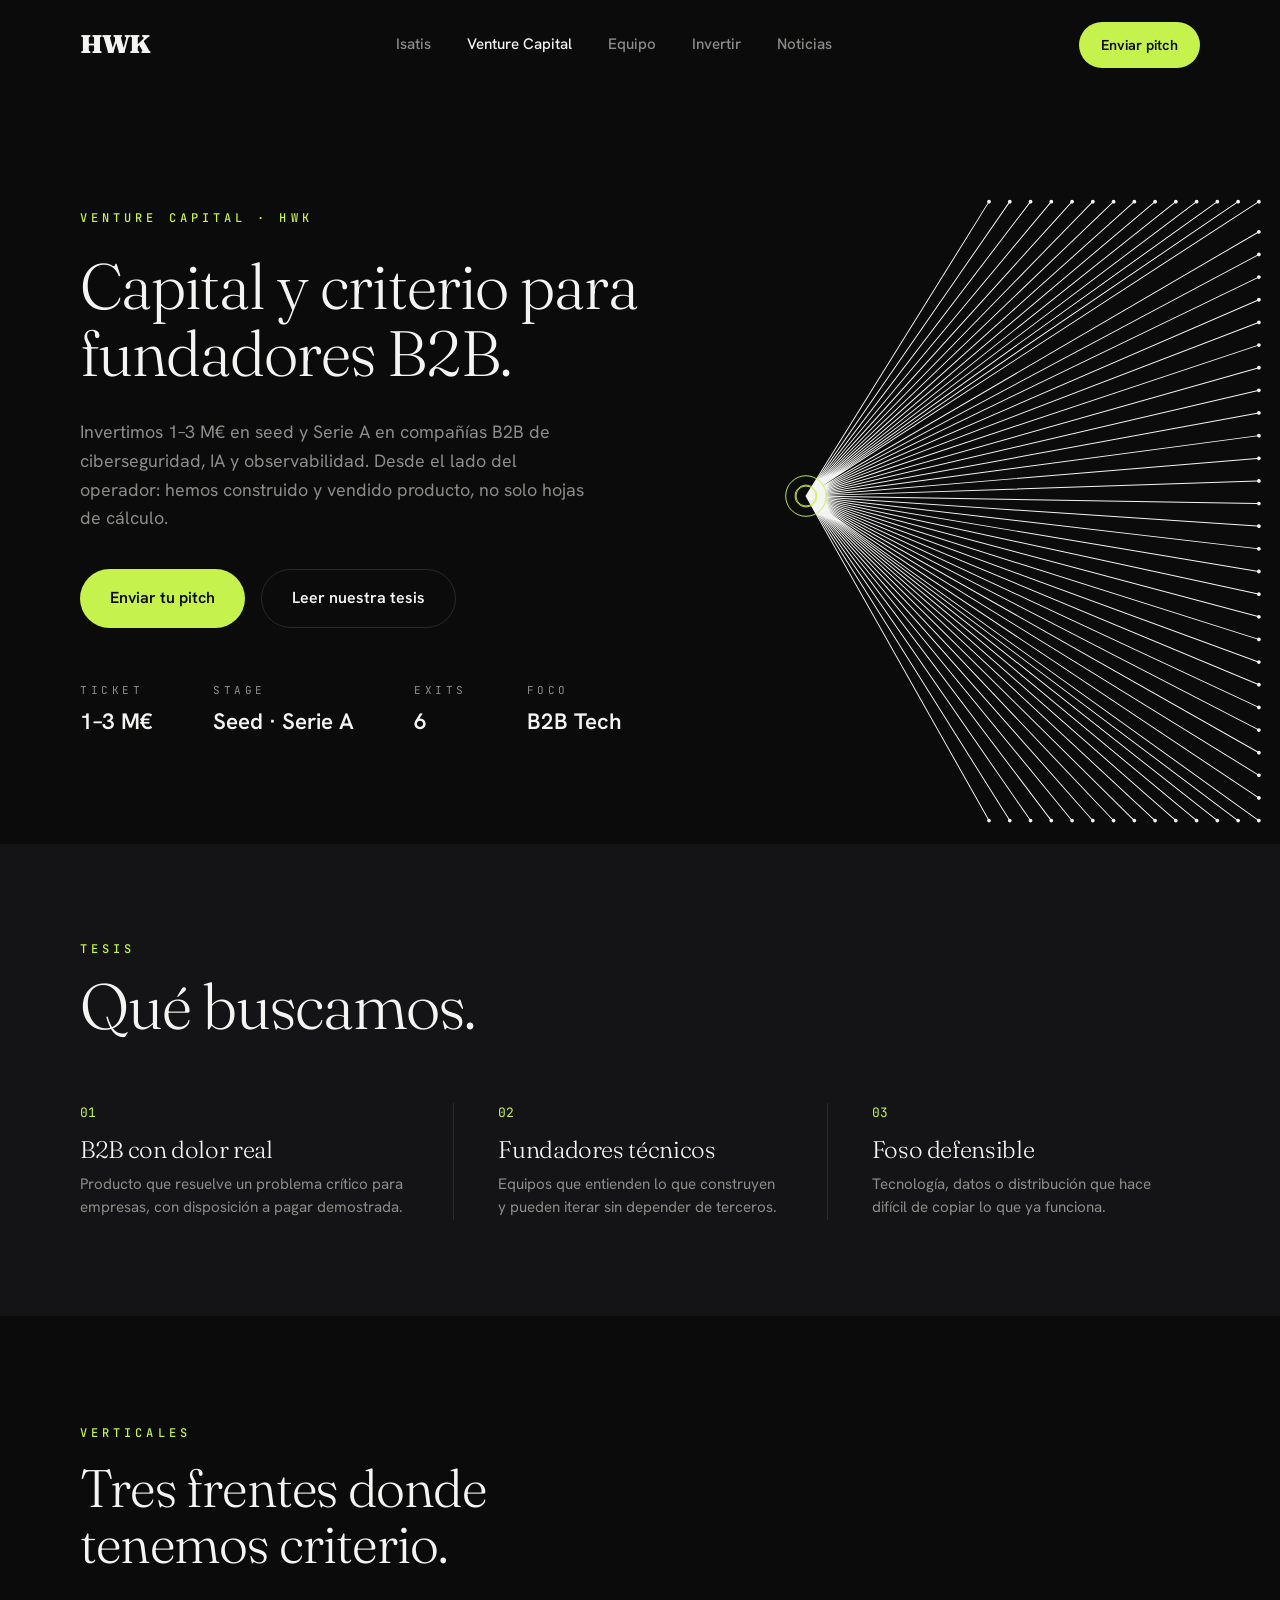
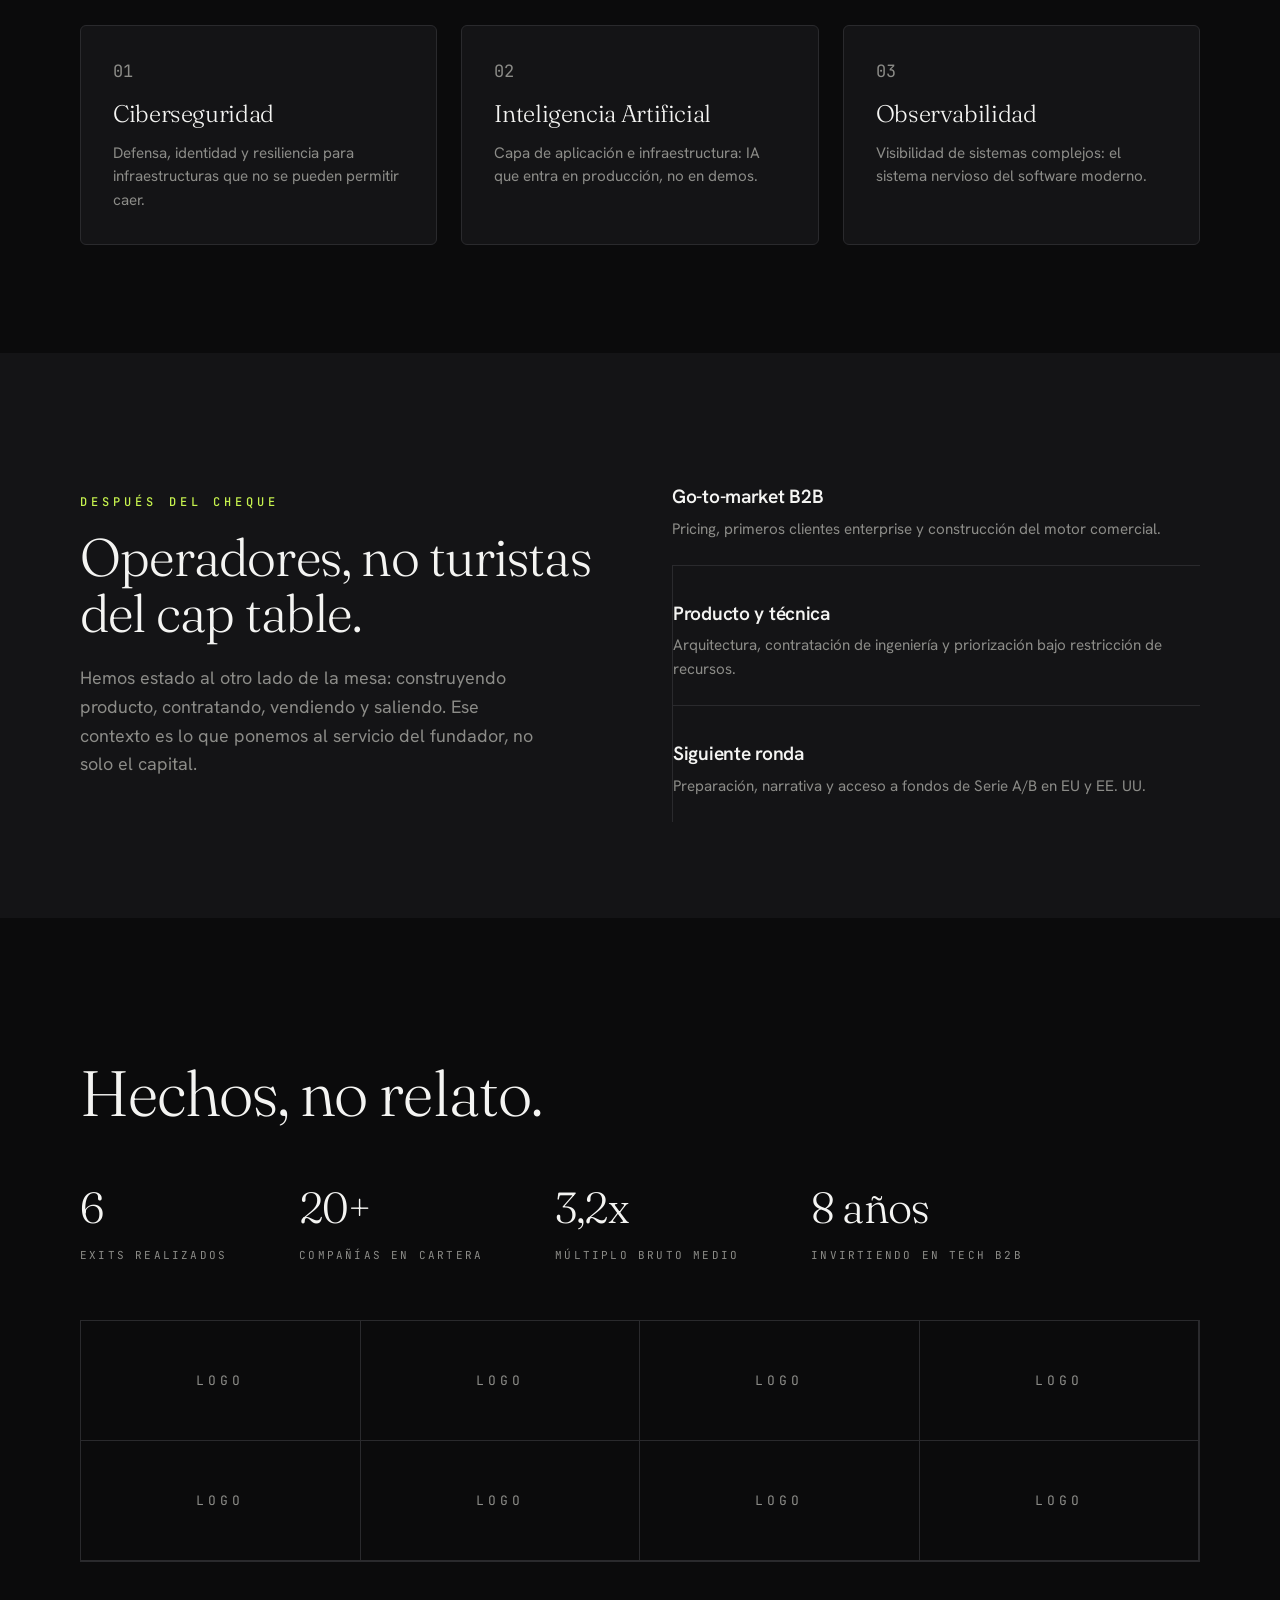
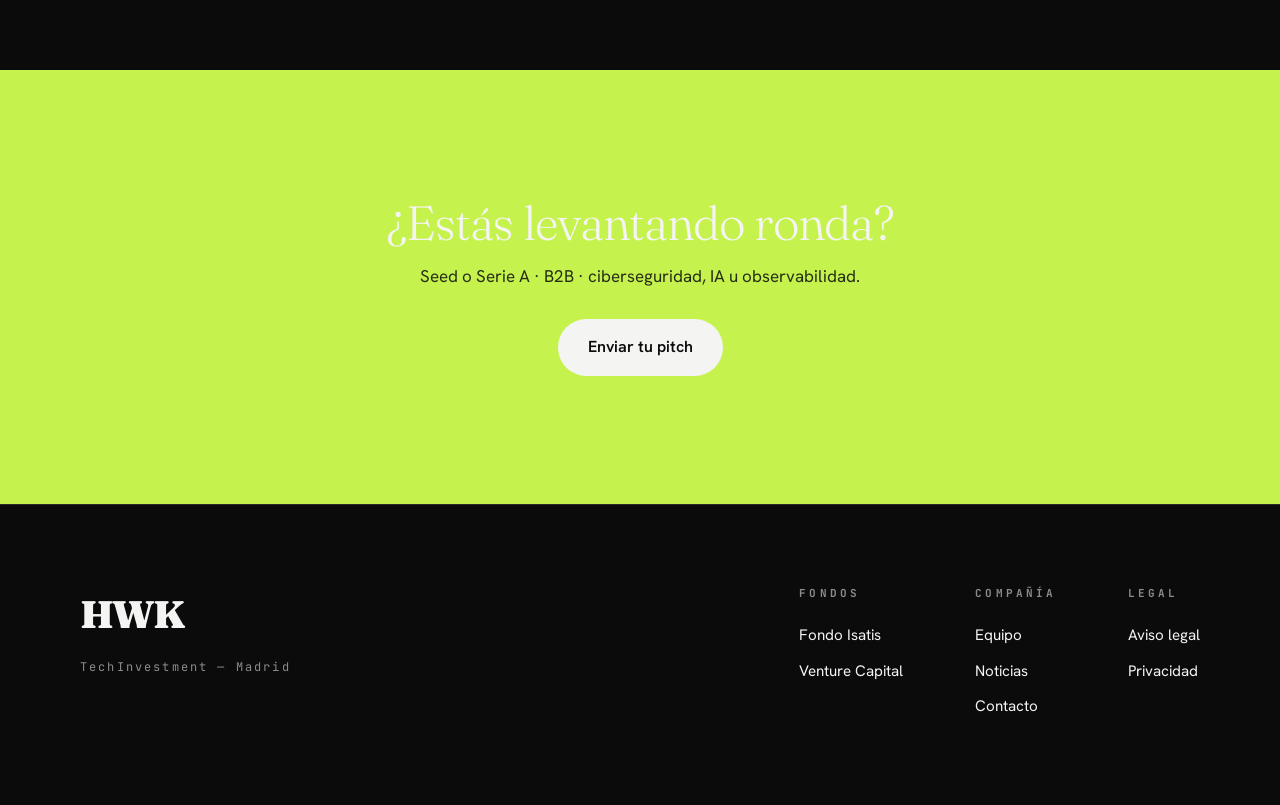
<file: venture.html>
<!DOCTYPE html>
<html lang="es">
<head>
<meta charset="UTF-8">
<meta name="viewport" content="width=device-width,initial-scale=1">
<title>Venture Capital — Capital y criterio para fundadores B2B | HWK</title>
<meta name="description" content="Invertimos 1–3 M€ en seed y Serie A en compañías B2B de ciberseguridad, IA y observabilidad. Operadores, no turistas del cap table.">
<link rel="preconnect" href="https://fonts.googleapis.com">
<link rel="preconnect" href="https://fonts.gstatic.com" crossorigin>
<link href="https://fonts.googleapis.com/css2?family=Fraunces:opsz,wght@9..144,300;9..144,400;9..144,900&family=Hanken+Grotesk:wght@400;500;600&family=JetBrains+Mono:wght@400;500&display=swap" rel="stylesheet">
<link rel="stylesheet" href="assets/css/styles.css">
</head>
<body class="theme-dark is-dark">

<header class="nav" data-reveal>
  <a href="index.html" class="brand">HWK</a>
  <nav class="nav-links" aria-label="Principal">
    <a href="isatis.html">Isatis</a>
    <a href="venture.html" aria-current="page">Venture Capital</a>
    <a href="#">Equipo</a><a href="#">Invertir</a><a href="#">Noticias</a>
  </nav>
  <a href="#" class="nav-cta">Enviar pitch</a>
  <button class="nav-burger" type="button" aria-expanded="false" aria-controls="drawer" aria-label="Abrir menú">
    <span class="bar"></span><span class="bar"></span><span class="bar"></span>
  </button>
</header>

<aside class="drawer" id="drawer" aria-label="Menú móvil">
  <div class="drawer-head">
    <span class="brand">HWK</span>
    <button class="drawer-close" type="button" aria-label="Cerrar menú"></button>
  </div>
  <nav class="drawer-nav" aria-label="Principal">
    <a href="index.html">Inicio</a>
    <a href="isatis.html">Fondo Isatis</a>
    <a href="venture.html" aria-current="page">Venture Capital</a>
    <a href="#">Equipo</a>
    <a href="#">Invertir</a>
    <a href="#">Noticias</a>
  </nav>
  <div class="drawer-foot">
    <a href="#" class="btn btn--accent">Enviar tu pitch</a>
    <small>HWK · TechInvestment</small>
  </div>
</aside>

<main>
  <section class="hero section">
    <div class="wrap hero-grid solo">
      <div>
        <p class="eyebrow" data-reveal>Venture Capital · HWK</p>
        <h1 class="h-display" data-reveal data-d="1">Capital y criterio para fundadores B2B.</h1>
        <p class="lead" data-reveal data-d="2">Invertimos 1–3 M€ en seed y Serie A en compañías B2B de ciberseguridad, IA y observabilidad. Desde el lado del operador: hemos construido y vendido producto, no solo hojas de cálculo.</p>
        <div class="hero-cta" data-reveal data-d="3">
          <a href="#" class="btn btn--accent">Enviar tu pitch</a>
          <a href="#" class="btn btn--ghost">Leer nuestra tesis</a>
        </div>
        <div class="stat-strip" data-reveal data-d="4">
          <div class="stat"><div class="k">Ticket</div><div class="v">1–3 M€</div></div>
          <div class="stat"><div class="k">Stage</div><div class="v">Seed · Serie A</div></div>
          <div class="stat"><div class="k">Exits</div><div class="v">6</div></div>
          <div class="stat"><div class="k">Foco</div><div class="v">B2B Tech</div></div>
        </div>
      </div>
      <div class="hero-art fan" aria-hidden="true">
        <div data-parallax>
          <svg class="hero-svg" viewBox="0 0 703 767" preserveAspectRatio="xMidYMid meet" fill="none" xmlns="http://www.w3.org/2000/svg" role="img" aria-label="Convergencia HWK">
<path d="M693.987 9.01297C693.987 10.2574 694.996 11.2662 696.24 11.2662C697.485 11.2662 698.494 10.2574 698.494 9.01297C698.494 7.76856 697.485 6.75977 696.24 6.75977C694.996 6.75977 693.987 7.76856 693.987 9.01297Z" fill="currentColor"/>
<path d="M669.202 9.01297C669.202 10.2574 670.211 11.2662 671.455 11.2662C672.699 11.2662 673.708 10.2574 673.708 9.01297C673.708 7.76856 672.699 6.75977 671.455 6.75977C670.211 6.75977 669.202 7.76856 669.202 9.01297Z" fill="currentColor"/>
<path d="M644.417 9.01297C644.417 10.2574 645.425 11.2662 646.67 11.2662C647.914 11.2662 648.923 10.2574 648.923 9.01297C648.923 7.76856 647.914 6.75977 646.67 6.75977C645.425 6.75977 644.417 7.76856 644.417 9.01297Z" fill="currentColor"/>
<path d="M619.631 9.01297C619.631 10.2574 620.64 11.2662 621.885 11.2662C623.129 11.2662 624.138 10.2574 624.138 9.01297C624.138 7.76856 623.129 6.75977 621.885 6.75977C620.64 6.75977 619.631 7.76856 619.631 9.01297Z" fill="currentColor"/>
<path d="M594.846 9.01297C594.846 10.2574 595.855 11.2662 597.099 11.2662C598.344 11.2662 599.353 10.2574 599.353 9.01297C599.353 7.76856 598.344 6.75977 597.099 6.75977C595.855 6.75977 594.846 7.76856 594.846 9.01297Z" fill="currentColor"/>
<path d="M570.061 9.01297C570.061 10.2574 571.07 11.2662 572.314 11.2662C573.558 11.2662 574.567 10.2574 574.567 9.01297C574.567 7.76856 573.558 6.75977 572.314 6.75977C571.07 6.75977 570.061 7.76856 570.061 9.01297Z" fill="currentColor"/>
<path d="M545.276 9.01297C545.276 10.2574 546.284 11.2662 547.529 11.2662C548.773 11.2662 549.782 10.2574 549.782 9.01297C549.782 7.76856 548.773 6.75977 547.529 6.75977C546.284 6.75977 545.276 7.76856 545.276 9.01297Z" fill="currentColor"/>
<path d="M520.49 9.01297C520.49 10.2574 521.499 11.2662 522.744 11.2662C523.988 11.2662 524.997 10.2574 524.997 9.01297C524.997 7.76856 523.988 6.75977 522.744 6.75977C521.499 6.75977 520.49 7.76856 520.49 9.01297Z" fill="currentColor"/>
<path d="M495.705 9.01297C495.705 10.2574 496.714 11.2662 497.958 11.2662C499.203 11.2662 500.211 10.2574 500.211 9.01297C500.211 7.76856 499.203 6.75977 497.958 6.75977C496.714 6.75977 495.705 7.76856 495.705 9.01297Z" fill="currentColor"/>
<path d="M470.92 9.01297C470.92 10.2574 471.929 11.2662 473.173 11.2662C474.417 11.2662 475.426 10.2574 475.426 9.01297C475.426 7.76856 474.417 6.75977 473.173 6.75977C471.929 6.75977 470.92 7.76856 470.92 9.01297Z" fill="currentColor"/>
<path d="M446.135 9.01297C446.135 10.2574 447.143 11.2662 448.388 11.2662C449.632 11.2662 450.641 10.2574 450.641 9.01297C450.641 7.76856 449.632 6.75977 448.388 6.75977C447.143 6.75977 446.135 7.76856 446.135 9.01297Z" fill="currentColor"/>
<path d="M421.349 9.01297C421.349 10.2574 422.358 11.2662 423.603 11.2662C424.847 11.2662 425.856 10.2574 425.856 9.01297C425.856 7.76856 424.847 6.75977 423.603 6.75977C422.358 6.75977 421.349 7.76856 421.349 9.01297Z" fill="currentColor"/>
<path d="M396.564 9.01297C396.564 10.2574 397.573 11.2662 398.817 11.2662C400.062 11.2662 401.07 10.2574 401.07 9.01297C401.07 7.76856 400.062 6.75977 398.817 6.75977C397.573 6.75977 396.564 7.76856 396.564 9.01297Z" fill="currentColor"/>
<path d="M371.779 9.01297C371.779 10.2574 372.788 11.2662 374.032 11.2662C375.276 11.2662 376.285 10.2574 376.285 9.01297C376.285 7.76856 375.276 6.75977 374.032 6.75977C372.788 6.75977 371.779 7.76856 371.779 9.01297Z" fill="currentColor"/>
<path d="M374.33 8.53426C374.066 8.37007 373.718 8.45107 373.554 8.71492L154.997 360.208C154.996 360.21 154.995 360.211 154.994 360.213C154.992 360.217 154.99 360.221 154.987 360.225C154.986 360.226 154.985 360.228 154.984 360.23L154.983 360.231C154.98 360.236 154.978 360.242 154.975 360.247C154.974 360.248 154.974 360.249 154.974 360.25C154.971 360.255 154.968 360.26 154.966 360.266C154.965 360.268 154.963 360.271 154.962 360.274C154.959 360.279 154.957 360.285 154.954 360.291C154.951 360.298 154.948 360.304 154.945 360.311C154.944 360.314 154.943 360.316 154.941 360.319C154.941 360.321 154.941 360.323 154.94 360.324C154.94 360.327 154.938 360.329 154.938 360.331C154.937 360.333 154.936 360.335 154.936 360.337C154.935 360.339 154.935 360.34 154.935 360.342C154.933 360.347 154.932 360.352 154.931 360.358C154.93 360.36 154.928 360.363 154.928 360.365L154.927 360.367V360.369C154.926 360.371 154.926 360.373 154.926 360.374C154.924 360.38 154.922 360.385 154.921 360.391C154.92 360.393 154.92 360.396 154.92 360.399C154.919 360.402 154.918 360.404 154.917 360.407C154.917 360.409 154.917 360.411 154.917 360.412C154.916 360.416 154.915 360.421 154.914 360.425C154.914 360.427 154.914 360.429 154.914 360.431C154.914 360.433 154.913 360.435 154.913 360.438C154.913 360.442 154.912 360.446 154.911 360.45C154.911 360.454 154.911 360.458 154.91 360.462C154.91 360.467 154.91 360.472 154.91 360.478C154.91 360.479 154.909 360.48 154.909 360.482C154.909 360.486 154.908 360.49 154.908 360.494L154.909 360.496C154.909 360.499 154.909 360.501 154.909 360.504C154.909 360.505 154.909 360.507 154.909 360.508C154.909 360.512 154.908 360.516 154.908 360.52C154.908 360.523 154.91 360.526 154.91 360.529C154.91 360.536 154.91 360.542 154.91 360.549C154.91 360.55 154.91 360.552 154.91 360.553C154.91 360.555 154.91 360.557 154.91 360.56L154.909 360.561C154.909 360.564 154.911 360.567 154.911 360.57C154.912 360.576 154.912 360.581 154.913 360.587C154.913 360.59 154.915 360.593 154.915 360.596C154.916 360.604 154.917 360.611 154.919 360.619C154.919 360.621 154.92 360.623 154.92 360.625C154.921 360.631 154.922 360.637 154.924 360.643C154.924 360.645 154.924 360.647 154.925 360.65C154.925 360.651 154.925 360.652 154.926 360.653C154.927 360.657 154.928 360.661 154.929 360.664C154.93 360.669 154.932 360.674 154.934 360.679C154.934 360.681 154.934 360.683 154.935 360.685C154.935 360.686 154.936 360.687 154.937 360.689V360.692C154.937 360.693 154.938 360.695 154.938 360.697L154.941 360.699C154.942 360.702 154.942 360.705 154.943 360.707C154.945 360.712 154.947 360.717 154.949 360.722C154.95 360.724 154.949 360.726 154.95 360.728L154.952 360.73C154.953 360.733 154.956 360.735 154.957 360.738H154.956C154.957 360.74 154.957 360.742 154.958 360.744C154.959 360.747 154.96 360.749 154.961 360.751C154.963 360.755 154.965 360.759 154.967 360.763L154.968 360.765C154.968 360.766 154.969 360.767 154.97 360.768C154.971 360.77 154.971 360.772 154.972 360.775L154.974 360.776L154.975 360.778C154.976 360.78 154.977 360.782 154.979 360.784C154.979 360.786 154.98 360.788 154.98 360.789L154.982 360.792V360.793C154.983 360.794 154.985 360.796 154.985 360.797L372.472 746.441C372.045 746.851 371.779 747.426 371.779 748.065C371.779 749.309 372.788 750.318 374.032 750.318C375.277 750.317 376.285 749.309 376.285 748.065C376.285 746.82 375.277 745.812 374.032 745.812C373.832 745.812 373.638 745.84 373.453 745.889L167.687 381.025L397.182 746.518C396.8 746.921 396.564 747.465 396.564 748.065C396.565 749.309 397.573 750.318 398.817 750.318C400.062 750.318 401.07 749.309 401.07 748.065C401.07 746.82 400.062 745.812 398.817 745.812C398.579 745.812 398.35 745.848 398.135 745.916L169.381 381.605L421.899 746.592C421.558 746.987 421.35 747.501 421.35 748.065C421.35 749.309 422.358 750.318 423.603 750.318C424.847 750.318 425.855 749.309 425.855 748.065C425.855 746.82 424.847 745.812 423.603 745.812C423.329 745.812 423.068 745.862 422.826 745.951L171.2 382.255L446.625 746.664C446.319 747.049 446.135 747.535 446.135 748.065C446.135 749.309 447.143 750.317 448.388 750.318C449.632 750.318 450.641 749.309 450.641 748.065C450.641 746.82 449.632 745.812 448.388 745.812C448.081 745.812 447.789 745.873 447.522 745.984L173.131 382.943L471.356 746.736C471.083 747.108 470.92 747.567 470.92 748.065C470.92 749.309 471.929 750.317 473.173 750.318C474.417 750.318 475.426 749.309 475.426 748.065C475.426 746.82 474.417 745.812 473.173 745.812C472.835 745.812 472.515 745.888 472.228 746.022L175.167 383.65L496.092 746.802C495.848 747.162 495.705 747.597 495.705 748.065C495.705 749.309 496.714 750.317 497.958 750.318C499.202 750.318 500.212 749.309 500.212 748.065C500.212 746.82 499.202 745.812 497.958 745.812C497.59 745.812 497.243 745.901 496.937 746.058L177.337 384.404L520.836 746.869C520.618 747.216 520.49 747.625 520.49 748.065C520.49 749.309 521.499 750.317 522.743 750.318C523.988 750.318 524.997 749.309 524.997 748.065C524.997 746.82 523.988 745.812 522.743 745.812C522.347 745.812 521.976 745.914 521.652 746.094L179.632 385.188L545.583 746.933C545.389 747.266 545.275 747.652 545.275 748.065C545.275 749.309 546.284 750.317 547.528 750.318C548.773 750.318 549.782 749.309 549.782 748.065C549.782 746.82 548.773 745.812 547.528 745.812C547.107 745.812 546.713 745.929 546.376 746.131L182.006 385.951L570.333 746.99C570.16 747.31 570.061 747.676 570.061 748.065C570.061 749.309 571.07 750.318 572.314 750.318C573.559 750.317 574.567 749.309 574.567 748.065C574.567 746.82 573.559 745.812 572.314 745.812C571.868 745.812 571.453 745.943 571.103 746.167L184.58 386.806L595.09 747.049C594.935 747.354 594.846 747.699 594.846 748.065C594.846 749.309 595.855 750.318 597.1 750.318C598.344 750.317 599.352 749.309 599.353 748.065C599.353 746.82 598.344 745.812 597.1 745.812C596.629 745.812 596.193 745.956 595.832 746.202L187.244 387.645L619.849 747.104C619.711 747.395 619.632 747.721 619.632 748.065C619.632 749.309 620.64 750.318 621.885 750.318C623.129 750.317 624.138 749.309 624.138 748.065C624.138 746.82 623.129 745.812 621.885 745.812C621.393 745.812 620.94 745.97 620.569 746.237L190.063 388.523L644.609 747.154C644.486 747.433 644.417 747.741 644.417 748.065C644.417 749.309 645.426 750.318 646.67 750.318C647.914 750.318 648.923 749.309 648.923 748.065C648.923 746.82 647.914 745.812 646.67 745.812C646.158 745.812 645.687 745.984 645.309 746.272L192.977 389.385L669.373 747.204C669.263 747.469 669.202 747.76 669.202 748.065C669.202 749.309 670.211 750.317 671.455 750.318C672.699 750.318 673.708 749.309 673.708 748.065C673.708 746.82 672.699 745.812 671.455 745.812C670.924 745.812 670.436 745.996 670.051 746.304L196.072 390.303L694.142 747.251C694.044 747.504 693.987 747.777 693.987 748.065C693.987 749.309 694.996 750.317 696.24 750.318C697.485 750.318 698.494 749.309 698.494 748.065C698.494 746.82 697.485 745.812 696.24 745.812C695.69 745.812 695.187 746.009 694.796 746.336L182.869 379.454L694.115 720.285C694.034 720.517 693.987 720.766 693.987 721.026C693.987 722.27 694.996 723.279 696.24 723.279C697.485 723.279 698.494 722.27 698.494 721.026C698.494 719.781 697.485 718.773 696.24 718.773C695.664 718.773 695.14 718.992 694.741 719.348L182.238 377.68L694.088 693.321C694.023 693.532 693.987 693.756 693.987 693.987C693.987 695.232 694.996 696.24 696.24 696.24C697.485 696.24 698.494 695.232 698.494 693.987C698.494 692.743 697.485 691.735 696.24 691.735C695.634 691.735 695.086 691.974 694.681 692.363L181.642 375.988L694.067 666.363C694.017 666.55 693.987 666.746 693.987 666.948C693.987 668.193 694.996 669.202 696.24 669.202C697.485 669.202 698.494 668.193 698.494 666.948C698.494 665.704 697.485 664.695 696.24 664.695C695.604 664.696 695.032 664.96 694.622 665.384L181.082 374.377L694.046 639.409C694.009 639.571 693.987 639.738 693.987 639.91C693.987 641.155 694.996 642.163 696.24 642.163C697.485 642.163 698.494 641.155 698.494 639.91C698.494 638.666 697.485 637.657 696.24 637.657C695.573 637.657 694.976 637.949 694.563 638.409L180.583 372.854L694.027 612.46C694.003 612.594 693.987 612.731 693.987 612.872C693.987 614.117 694.996 615.125 696.24 615.125C697.485 615.125 698.494 614.117 698.494 612.872C698.494 611.628 697.485 610.619 696.24 610.619C695.54 610.619 694.915 610.938 694.502 611.439L180.105 371.386L694.013 585.515C693.998 585.619 693.987 585.725 693.987 585.833C693.987 587.077 694.996 588.087 696.24 588.087C697.485 588.087 698.494 587.078 698.494 585.833C698.494 584.589 697.485 583.58 696.24 583.58C695.507 583.58 694.858 583.932 694.446 584.475L179.672 369.986L693.999 558.572C693.992 558.646 693.987 558.72 693.987 558.795C693.987 560.039 694.996 561.048 696.24 561.048C697.485 561.048 698.494 560.039 698.494 558.795C698.494 557.551 697.485 556.542 696.24 556.542C695.472 556.542 694.794 556.927 694.388 557.515L179.3 368.649L693.994 531.635C693.992 531.675 693.987 531.715 693.987 531.756C693.987 533 694.996 534.01 696.24 534.01C697.485 534.01 698.494 533 698.494 531.756C698.494 530.512 697.485 529.503 696.24 529.503C695.435 529.503 694.731 529.927 694.333 530.562L178.94 367.354L693.988 504.699C693.988 504.706 693.987 504.712 693.987 504.718C693.987 505.962 694.996 506.972 696.24 506.972C697.485 506.972 698.494 505.962 698.494 504.718C698.494 503.474 697.485 502.465 696.24 502.465C695.399 502.465 694.666 502.928 694.279 503.611L178.659 366.113L693.992 477.768C694.038 478.971 695.025 479.933 696.24 479.933C697.485 479.933 698.494 478.924 698.494 477.68C698.494 476.435 697.485 475.427 696.24 475.427C695.36 475.427 694.6 475.932 694.229 476.667L178.425 364.909L693.998 450.838C694.098 451.99 695.062 452.895 696.24 452.895C697.485 452.895 698.494 451.885 698.494 450.641C698.494 449.397 697.485 448.388 696.24 448.388C695.322 448.388 694.534 448.938 694.183 449.726L178.223 363.734L694.011 423.909C694.16 425.009 695.1 425.856 696.24 425.857C697.485 425.857 698.494 424.847 698.494 423.603C698.494 422.358 697.485 421.35 696.24 421.35C695.283 421.35 694.467 421.948 694.141 422.79L178.105 362.586L694.028 396.981C694.224 398.026 695.138 398.817 696.24 398.817C697.485 398.817 698.494 397.809 698.494 396.565C698.494 395.32 697.485 394.312 696.24 394.312C695.243 394.312 694.399 394.959 694.103 395.857L178.038 361.451L694.053 370.052C694.29 371.042 695.177 371.779 696.24 371.779C697.485 371.779 698.494 370.77 698.494 369.525C698.494 368.281 697.485 367.273 696.24 367.273C695.204 367.273 694.335 367.973 694.071 368.925L178.026 360.324L694.081 343.123C694.356 344.057 695.217 344.74 696.24 344.74C697.485 344.74 698.494 343.732 698.494 342.487C698.494 341.243 697.485 340.234 696.24 340.234C695.165 340.235 694.267 340.988 694.043 341.996L178.029 359.197L694.115 316.192C694.422 317.07 695.256 317.702 696.24 317.702C697.485 317.702 698.494 316.693 698.494 315.448C698.494 314.204 697.485 313.195 696.24 313.195C695.126 313.196 694.203 314.005 694.022 315.068L178.124 358.06L694.153 289.257C694.488 290.081 695.296 290.663 696.24 290.663C697.485 290.663 698.494 289.655 698.494 288.41C698.494 287.166 697.485 286.157 696.24 286.157C695.088 286.157 694.14 287.023 694.006 288.14L178.297 356.9L694.198 262.318C694.556 263.089 695.334 263.625 696.24 263.625C697.485 263.625 698.494 262.617 698.494 261.372C698.494 260.128 697.485 259.119 696.24 259.119C695.05 259.119 694.079 260.042 693.996 261.211L178.491 355.72L694.245 235.377C694.622 236.096 695.373 236.587 696.24 236.587C697.485 236.587 698.494 235.578 698.494 234.333C698.494 233.089 697.485 232.08 696.24 232.08C695.014 232.08 694.019 233.06 693.99 234.279L178.753 354.501L694.297 208.431C694.688 209.098 695.411 209.548 696.24 209.548C697.485 209.548 698.494 208.539 698.494 207.295C698.494 206.051 697.485 205.042 696.24 205.042C694.996 205.042 693.987 206.051 693.987 207.295C693.987 207.312 693.99 207.33 693.99 207.347L179.073 353.239L694.351 181.48C694.752 182.099 695.447 182.51 696.24 182.51C697.485 182.51 698.494 181.5 698.494 180.256C698.494 179.012 697.485 178.003 696.24 178.003C694.996 178.003 693.988 179.012 693.987 180.256C693.987 180.308 693.993 180.36 693.996 180.411L179.436 351.931L694.408 154.525C694.817 155.097 695.484 155.472 696.24 155.472C697.485 155.472 698.494 154.462 698.494 153.218C698.494 151.974 697.485 150.965 696.24 150.965C694.996 150.965 693.988 151.974 693.987 153.218C693.987 153.304 693.994 153.389 694.003 153.473L179.818 350.576L694.465 127.563C694.877 128.091 695.518 128.433 696.24 128.433C697.485 128.433 698.494 127.424 698.494 126.18C698.494 124.935 697.485 123.927 696.24 123.927C694.996 123.927 693.987 124.935 693.987 126.18C693.987 126.299 694 126.415 694.018 126.529L180.267 349.154L694.523 100.597C694.937 101.084 695.552 101.395 696.24 101.395C697.485 101.395 698.494 100.385 698.494 99.1407C698.494 97.8965 697.485 96.8878 696.24 96.8878C694.996 96.8879 693.988 97.8966 693.987 99.1407C693.987 99.2921 694.004 99.4401 694.032 99.5831L180.751 347.669L694.583 73.6241C694.995 74.0726 695.583 74.3565 696.24 74.3565C697.485 74.3565 698.494 73.347 698.494 72.1026C698.494 70.8584 697.485 69.8497 696.24 69.8497C694.996 69.8498 693.988 70.8585 693.987 72.1026C693.987 72.2847 694.012 72.4614 694.053 72.6309L181.296 346.101L694.641 46.6495C695.049 47.0616 695.614 47.3174 696.24 47.3175C697.485 47.3175 698.494 46.3089 698.494 45.0645C698.494 43.8201 697.485 42.8116 696.24 42.8116C694.996 42.8117 693.987 43.8202 693.987 45.0645C693.987 45.2767 694.019 45.4812 694.074 45.6759L175.334 348.274L696.547 9.48543C696.808 9.31597 696.882 8.96693 696.713 8.70613C696.543 8.44555 696.194 8.37094 695.934 8.54011L198.851 331.644L671.772 9.47859C672.029 9.30342 672.096 8.95247 671.921 8.69539C671.746 8.4384 671.395 8.37188 671.138 8.54695L195.447 332.599L646.998 9.47078C647.251 9.28967 647.309 8.93754 647.128 8.68465C646.947 8.43195 646.595 8.37385 646.342 8.55476L192.239 333.51L622.224 9.46297C622.472 9.27577 622.522 8.92229 622.335 8.6739C622.148 8.42561 621.794 8.3757 621.546 8.56258L189.181 334.402L597.45 9.4532C597.693 9.25943 597.734 8.90552 597.54 8.66218C597.346 8.41886 596.992 8.3788 596.749 8.57234L186.251 335.295L572.678 9.44343C572.915 9.24286 572.945 8.8872 572.745 8.64949C572.545 8.41182 572.189 8.38184 571.951 8.58211L183.456 336.178L547.904 9.43172C548.136 9.22401 548.155 8.86836 547.947 8.63679C547.74 8.40565 547.384 8.38631 547.152 8.59383L180.856 336.997L523.133 9.42C523.358 9.20491 523.365 8.84788 523.15 8.62312C522.935 8.39869 522.578 8.39059 522.354 8.60554L178.394 337.794L498.361 9.40633C498.578 9.1836 498.574 8.82659 498.352 8.60945C498.129 8.39263 497.772 8.39675 497.555 8.61922L176.052 338.582L473.591 9.3907C473.799 9.15993 473.782 8.80342 473.551 8.5948C473.32 8.38641 472.963 8.40419 472.755 8.63484L173.842 339.347L448.82 9.37312C449.019 9.13413 448.987 8.77928 448.748 8.58015C448.509 8.38121 448.154 8.41352 447.955 8.65242L171.777 340.066L424.051 9.35457C424.239 9.10722 424.192 8.75317 423.944 8.56453C423.697 8.376 423.343 8.42374 423.154 8.67097L169.84 340.748L399.28 9.33308C399.457 9.07731 399.393 8.72692 399.138 8.54988C398.882 8.37296 398.532 8.4368 398.354 8.69246L168.025 341.39L374.511 9.31062C374.675 9.04657 374.594 8.69857 374.33 8.53426Z" fill="currentColor"/>
<path d="M155.471 336.291C168.848 336.291 179.693 347.135 179.693 360.513C179.693 373.89 168.848 384.734 155.471 384.734C142.094 384.734 131.249 373.89 131.249 360.513C131.249 347.135 142.094 336.291 155.471 336.291ZM167.3 360.513C167.3 367.046 162.004 372.342 155.471 372.342C148.938 372.342 143.642 367.046 143.642 360.513C143.642 353.98 148.938 348.684 155.471 348.684C162.004 348.684 167.3 353.98 167.3 360.513ZM168.427 360.513C168.427 353.357 162.626 347.557 155.471 347.557C148.316 347.557 142.515 353.357 142.515 360.513C142.515 367.668 148.316 373.469 155.471 373.469C162.626 373.469 168.427 367.668 168.427 360.513Z" stroke="var(--accent)" stroke-width="1.1266"/>
</svg>
        </div>
      </div>
    </div>
  </section>

  <section class="band section"><div class="wrap">
    <p class="eyebrow" data-reveal>Tesis</p>
    <h2 class="h-display" data-reveal data-d="1" style="margin:14px 0">Qué buscamos.</h2>
    <div class="steps">
      <div class="step" data-reveal data-d="1"><div class="num">01</div><h3>B2B con dolor real</h3><p>Producto que resuelve un problema crítico para empresas, con disposición a pagar demostrada.</p></div>
      <div class="step" data-reveal data-d="2"><div class="num">02</div><h3>Fundadores técnicos</h3><p>Equipos que entienden lo que construyen y pueden iterar sin depender de terceros.</p></div>
      <div class="step" data-reveal data-d="3"><div class="num">03</div><h3>Foso defensible</h3><p>Tecnología, datos o distribución que hace difícil de copiar lo que ya funciona.</p></div>
    </div>
  </div></section>

  <section class="sec section"><div class="wrap">
    <div class="head" data-reveal>
      <p class="eyebrow">Verticales</p>
      <h2 class="h-xl">Tres frentes donde tenemos criterio.</h2>
    </div>
    <div class="grid-3">
      <div class="gcard" data-reveal data-d="1"><span class="num" style="font-family:var(--font-mono);color:var(--snow-soft)">01</span><h3>Ciberseguridad</h3><p>Defensa, identidad y resiliencia para infraestructuras que no se pueden permitir caer.</p></div>
      <div class="gcard" data-reveal data-d="2"><span class="num" style="font-family:var(--font-mono);color:var(--snow-soft)">02</span><h3>Inteligencia Artificial</h3><p>Capa de aplicación e infraestructura: IA que entra en producción, no en demos.</p></div>
      <div class="gcard" data-reveal data-d="3"><span class="num" style="font-family:var(--font-mono);color:var(--snow-soft)">03</span><h3>Observabilidad</h3><p>Visibilidad de sistemas complejos: el sistema nervioso del software moderno.</p></div>
    </div>
  </div></section>

  <section class="band section"><div class="wrap two-col">
    <div data-reveal>
      <p class="eyebrow">Después del cheque</p>
      <h2 class="h-xl" style="margin:18px 0 24px">Operadores, no turistas del cap table.</h2>
      <p class="lead">Hemos estado al otro lado de la mesa: construyendo producto, contratando, vendiendo y saliendo. Ese contexto es lo que ponemos al servicio del fundador, no solo el capital.</p>
    </div>
    <div data-reveal data-d="1">
      <div class="step" style="padding:24px 0;border-bottom:1px solid var(--line-d)"><h3 style="font-family:var(--font-ui);font-weight:600;font-size:1.2rem">Go-to-market B2B</h3><p>Pricing, primeros clientes enterprise y construcción del motor comercial.</p></div>
      <div class="step" style="padding:24px 0;border-bottom:1px solid var(--line-d)"><h3 style="font-family:var(--font-ui);font-weight:600;font-size:1.2rem">Producto y técnica</h3><p>Arquitectura, contratación de ingeniería y priorización bajo restricción de recursos.</p></div>
      <div class="step" style="padding:24px 0"><h3 style="font-family:var(--font-ui);font-weight:600;font-size:1.2rem">Siguiente ronda</h3><p>Preparación, narrativa y acceso a fondos de Serie A/B en EU y EE. UU.</p></div>
    </div>
  </div></section>

  <section class="sec section"><div class="wrap">
    <p class="eyebrow" data-reveal>Track record</p>
    <h2 class="h-display" data-reveal data-d="1" style="margin:14px 0">Hechos, no relato.</h2>
    <div class="kpis">
      <div class="kpi" data-reveal data-d="1"><div class="v">6</div><div class="k">Exits realizados</div></div>
      <div class="kpi" data-reveal data-d="2"><div class="v">20+</div><div class="k">Compañías en cartera</div></div>
      <div class="kpi" data-reveal data-d="3"><div class="v">3,2x</div><div class="k">Múltiplo bruto medio</div></div>
      <div class="kpi" data-reveal data-d="4"><div class="v">8 años</div><div class="k">Invirtiendo en tech B2B</div></div>
    </div>
    <div class="logos" data-reveal data-d="2">
      <div>LOGO</div><div>LOGO</div><div>LOGO</div><div>LOGO</div>
      <div>LOGO</div><div>LOGO</div><div>LOGO</div><div>LOGO</div>
    </div>
  </div></section>

  <section class="cta-band accent section" data-reveal>
    <h2>¿Estás levantando ronda?</h2>
    <p>Seed o Serie A · B2B · ciberseguridad, IA u observabilidad.</p>
    <a href="#" class="btn btn--snow">Enviar tu pitch</a>
  </section>
</main>

<footer class="footer is-dark" style="border-top:1px solid var(--line-d)">
  <div class="footer-grid">
    <div data-reveal>
      <div class="brand">HWK</div>
      <small>TechInvestment — Madrid</small>
    </div>
    <div class="fcols" data-reveal data-d="1">
      <div class="fcol"><h4>Fondos</h4><a href="isatis.html">Fondo Isatis</a><a href="venture.html">Venture Capital</a></div>
      <div class="fcol"><h4>Compañía</h4><a href="#">Equipo</a><a href="#">Noticias</a><a href="#">Contacto</a></div>
      <div class="fcol"><h4>Legal</h4><a href="#">Aviso legal</a><a href="#">Privacidad</a></div>
    </div>
  </div>
</footer>

<script src="assets/js/main.js" defer></script>
</body>
</html>
</file>
<file: assets/css/styles.css>
/* ============================================================
   HWK TechInvestment — Design System
   Static, framework-free. Content lives in the HTML so it can
   be migrated to any CMS later.
   ============================================================ */

/* ---------- Tokens ---------- */
:root{
  /* Light */
  --paper:#F6F4EE;
  --paper-alt:#EFECE3;
  --ink:#14130F;
  --ink-soft:#5C594F;
  --line:#D8D3C6;
  /* Dark */
  --object:#0B0B0C;
  --object-alt:#141416;
  --snow:#F4F4F2;
  --snow-soft:#8C8C88;
  --line-d:#2A2A2D;
  /* Brand */
  --accent:#C6F24E;
  --accent-ink:#0B0B0C;

  /* Type */
  --font-display:"Fraunces",Georgia,serif;
  --font-ui:"Hanken Grotesk",system-ui,sans-serif;
  --font-mono:"JetBrains Mono",ui-monospace,monospace;

  /* Rhythm */
  --gutter:80px;
  --maxw:1440px;
  --r:6px;
  --ease:cubic-bezier(.22,1,.36,1);
  --ease-soft:cubic-bezier(.4,0,.2,1);
}

*,*::before,*::after{box-sizing:border-box;margin:0;padding:0}
html{scroll-behavior:smooth;-webkit-font-smoothing:antialiased;text-rendering:optimizeLegibility}
body{
  font-family:var(--font-ui);
  background:var(--paper);
  color:var(--ink);
  font-size:17px;
  line-height:1.55;
  overflow-x:hidden;
}
img,svg{display:block;max-width:100%}
a{color:inherit;text-decoration:none}
button{font:inherit;cursor:pointer;border:0;background:none;color:inherit}
::selection{background:var(--accent);color:var(--accent-ink)}

/* ---------- Layout ---------- */
.wrap{max-width:var(--maxw);margin:0 auto;padding:0 var(--gutter)}
.section{position:relative}
.eyebrow{
  font-family:var(--font-mono);font-size:12px;font-weight:500;
  letter-spacing:.34em;text-transform:uppercase;color:var(--ink-soft);
}
.is-dark .eyebrow{color:var(--accent)}
h1,h2,h3{font-family:var(--font-display);font-weight:300;letter-spacing:-.015em;line-height:1.05}
.h-display{font-size:clamp(2.4rem,5vw,4.25rem)}
.h-xl{font-size:clamp(2.1rem,4.4vw,3.3rem)}
.h-l{font-size:clamp(1.7rem,3vw,2.5rem);font-weight:300}
.serif-light{font-weight:300;letter-spacing:-.015em}
.lead{font-size:clamp(1.05rem,1.4vw,1.25rem);color:var(--ink-soft);line-height:1.6;max-width:46ch}
.is-dark .lead{color:var(--snow-soft)}

/* ---------- Buttons ---------- */
.btn{
  display:inline-flex;align-items:center;gap:.6em;
  padding:16px 30px;border-radius:100px;font-weight:600;font-size:1rem;
  transition:transform .35s var(--ease),background .3s,color .3s,box-shadow .35s var(--ease);
  will-change:transform;
}
.btn .arr{transition:transform .35s var(--ease)}
.btn:hover{transform:translateY(-2px)}
.btn:hover .arr{transform:translateX(5px)}
.btn:active{transform:translateY(0) scale(.98)}
.btn--solid{background:var(--ink);color:var(--paper)}
.btn--solid:hover{box-shadow:0 12px 30px -12px rgba(20,19,15,.5)}
.btn--ghost{border:1.5px solid var(--line);color:var(--ink)}
.btn--ghost:hover{border-color:var(--ink)}
.btn--accent{background:var(--accent);color:var(--accent-ink)}
.btn--accent:hover{box-shadow:0 14px 34px -12px rgba(198,242,78,.65)}
.is-dark .btn--ghost{border-color:var(--line-d);color:var(--snow)}
.is-dark .btn--ghost:hover{border-color:var(--snow)}
.btn--snow{background:var(--snow);color:var(--object)}

.link-arrow{display:inline-flex;align-items:center;gap:.55em;font-weight:600;position:relative}
.link-arrow .arr{transition:transform .35s var(--ease)}
.link-arrow:hover .arr{transform:translateX(6px)}
.link-arrow::after{content:"";position:absolute;left:0;right:1.6em;bottom:-4px;height:1.5px;
  background:currentColor;transform:scaleX(0);transform-origin:left;transition:transform .4s var(--ease)}
.link-arrow:hover::after{transform:scaleX(1)}

/* ---------- Nav ---------- */
.nav{
  position:sticky;top:0;z-index:50;
  display:flex;align-items:center;justify-content:space-between;
  padding:22px var(--gutter);
  transition:background .4s var(--ease-soft),backdrop-filter .4s,border-color .4s,padding .4s var(--ease);
  border-bottom:1px solid transparent;
}
.nav.is-stuck{background:color-mix(in srgb,var(--paper) 80%,transparent);
  backdrop-filter:blur(14px);border-bottom-color:var(--line);padding:14px var(--gutter)}
.is-dark .nav.is-stuck{background:color-mix(in srgb,var(--object) 78%,transparent);border-bottom-color:var(--line-d)}
.brand{font-family:var(--font-display);font-weight:900;font-size:1.6rem;letter-spacing:-.04em}
.nav-links{display:flex;align-items:center;gap:36px}
.nav-links a{font-weight:500;font-size:.95rem;color:var(--ink-soft);position:relative;padding:4px 0}
.nav-links a:hover,.nav-links a[aria-current]{color:var(--ink)}
.is-dark .nav-links a{color:var(--snow-soft)}
.is-dark .nav-links a:hover,.is-dark .nav-links a[aria-current]{color:var(--snow)}
.nav-links a::after{content:"";position:absolute;left:0;right:0;bottom:-2px;height:1.5px;
  background:currentColor;transform:scaleX(0);transform-origin:right;transition:transform .35s var(--ease)}
.nav-links a:hover::after{transform:scaleX(1);transform-origin:left}
.nav-cta{display:inline-flex;align-items:center;padding:12px 22px;border-radius:100px;
  background:var(--ink);color:var(--paper);font-weight:600;font-size:.9rem;
  transition:transform .35s var(--ease)}
.is-dark .nav-cta{background:var(--accent);color:var(--accent-ink)}
.nav-cta:hover{transform:translateY(-2px)}
.nav-burger{display:none}

/* ---------- Hero ---------- */
.hero{padding:118px 0 104px;position:relative;overflow:hidden}
.hero .wrap{position:relative;z-index:2}
.hero-grid{display:grid;grid-template-columns:1.05fr .95fr;gap:56px;align-items:center}
/* Home/Venture: full-width wrap (fan is absolute); text column capped, left-aligned */
.hero-grid.solo{display:block}
.hero-grid.solo>div:first-child{max-width:720px}
.hero h1{margin:24px 0 0}
.hero .lead{margin:32px 0 36px;max-width:52ch}
.hero-cta{display:flex;gap:16px;flex-wrap:wrap}
.stat-strip{display:flex;gap:60px;margin-top:54px;flex-wrap:wrap}
.stat .k{font-family:var(--font-mono);font-size:11px;letter-spacing:.32em;color:var(--ink-soft);text-transform:uppercase}
.is-dark .stat .k{color:var(--snow-soft)}
.stat .v{font-weight:600;font-size:1.4rem;margin-top:6px}
.hero-art{position:relative;display:flex;align-items:center;justify-content:flex-end;align-self:center}
.hero-art svg{width:100%;height:auto;overflow:visible}
/* Fan: bold, large, in the grid (vertically centered with the text),
   overflows its column to bleed off the right viewport edge */
/* Positioned by the SVG's NODE (at 22.05% x / 46.94% y of its viewBox),
   so the node lands at 62% / 56% of the hero and the fan bleeds right. */
.hero-art.fan{
  position:absolute;left:63%;top:54%;
  width:46vw;margin:0;pointer-events:none;z-index:1;color:var(--ink);
  transform:translate(-22.12%,-47%)
}
.theme-dark .hero-art.fan{color:var(--snow)}
.hero-art.fan>div{width:100%}
.hero-art.fan .hero-svg{width:100%;height:auto;display:block}
/* On tablet/mobile the fan drops into the flow below the text block,
   slightly bleeding off the right side for a touch of drama. */
@media (max-width:1080px){
  .hero-art.fan{
    position:static;left:auto;top:auto;transform:none;
    width:120%;margin:48px 0 -32px -10%;max-width:none
  }
}

/* ---------- Two paths split ---------- */
.split{display:grid;grid-template-columns:1fr 1fr;margin-top:96px;border-top:1px solid var(--line)}
.split>div{padding:80px var(--gutter);min-height:560px;display:flex;flex-direction:column;
  justify-content:space-between;transition:background .5s var(--ease-soft)}
.split .pane-isatis{background:var(--paper)}
.split .pane-vc{background:var(--object);color:var(--snow)}
.split .pane-vc .lead{color:var(--snow-soft)}
.split .pane:hover{background:var(--paper-alt)}
.split .pane-vc:hover{background:#0f0f11}
.pane .ic{width:72px;height:72px;margin:22px 0 30px}
.pane h2{margin-bottom:18px;max-width:11ch}
.pane .lead{margin-bottom:34px}

/* ---------- Cards (Por qué) ---------- */
.band{padding:96px 0;background:var(--paper-alt)}
.cards{display:grid;grid-template-columns:repeat(4,1fr);gap:24px;margin-top:54px}
.card{
  border:1px solid var(--line);border-radius:var(--r);padding:28px;
  display:flex;flex-direction:column;gap:22px;min-height:340px;
  background:transparent;transition:transform .45s var(--ease),border-color .4s,box-shadow .45s var(--ease);
}
.card:hover{transform:translateY(-6px);border-color:var(--ink-soft);
  box-shadow:0 24px 48px -28px rgba(20,19,15,.35)}
.card .num{font-family:var(--font-mono);font-size:13px;color:var(--ink-soft)}
.card .ic{width:64px;height:64px}
.card h3{font-family:var(--font-display);font-weight:300;font-size:1.55rem;letter-spacing:-.01em;margin-top:auto}
.card p{font-size:.95rem;color:var(--ink-soft)}

/* ---------- Facts strip ---------- */
.facts{background:var(--ink);color:var(--snow);display:flex;justify-content:space-between;
  gap:32px;padding:42px var(--gutter);flex-wrap:wrap}
.facts .f .v{font-family:var(--font-display);font-weight:300;font-size:clamp(1.7rem,2.6vw,2.4rem);letter-spacing:-.02em}
.facts .f .k{font-family:var(--font-mono);font-size:11px;letter-spacing:.22em;color:var(--snow-soft);margin-top:8px;text-transform:uppercase}

/* ---------- Steps / generic section ---------- */
.sec{padding:108px 0}
.sec .head{max-width:60ch}
.sec h2{margin:18px 0}
.steps{display:grid;grid-template-columns:repeat(3,1fr);gap:0;margin-top:64px}
.step{padding-right:44px}
.step:not(:first-child){padding-left:44px;border-left:1px solid var(--line)}
.is-dark .step:not(:first-child){border-color:var(--line-d)}
.step .num{font-family:var(--font-mono);font-size:13px;color:var(--ink-soft)}
.is-dark .step .num{color:var(--accent)}
.step h3{font-family:var(--font-display);font-weight:300;font-size:1.5rem;margin:14px 0 10px}
.step p{font-size:.95rem;color:var(--ink-soft)}
.is-dark .step p{color:var(--snow-soft)}

/* ---------- Philosophy + tags ---------- */
.two-col{display:grid;grid-template-columns:1fr 1fr;gap:64px;align-items:center}
.tags{display:flex;flex-wrap:wrap;gap:12px}
.tag{padding:13px 22px;border:1px solid var(--line);border-radius:100px;font-weight:500;
  font-size:.95rem;transition:transform .3s var(--ease),background .3s,color .3s,border-color .3s}
.tag:hover{background:var(--ink);color:var(--paper);border-color:var(--ink);transform:translateY(-2px)}
.is-dark .tag{border-color:var(--line-d);color:var(--snow)}
.is-dark .tag:hover{background:var(--accent);color:var(--accent-ink);border-color:var(--accent)}

.grid-3{display:grid;grid-template-columns:repeat(3,1fr);gap:24px;margin-top:54px}
.gcard{border:1px solid var(--line);border-radius:var(--r);padding:32px;display:flex;
  flex-direction:column;gap:16px;transition:transform .45s var(--ease),border-color .4s}
.gcard:hover{transform:translateY(-5px);border-color:var(--ink-soft)}
.is-dark .gcard{background:var(--object-alt);border-color:var(--line-d)}
.is-dark .gcard:hover{border-color:var(--snow-soft)}
.gcard h3{font-family:var(--font-display);font-weight:300;font-size:1.5rem}
.gcard p{font-size:.95rem;color:var(--ink-soft)}
.is-dark .gcard p{color:var(--snow-soft)}

/* ---------- KPIs / logos ---------- */
.kpis{display:flex;gap:72px;flex-wrap:wrap;margin-top:48px}
.kpi .v{font-family:var(--font-display);font-weight:300;font-size:clamp(2rem,3.4vw,3rem);letter-spacing:-.02em}
.kpi .k{font-family:var(--font-mono);font-size:11px;letter-spacing:.2em;color:var(--snow-soft);margin-top:6px;text-transform:uppercase}
.logos{display:grid;grid-template-columns:repeat(4,1fr);margin-top:56px;border:1px solid var(--line-d)}
.logos div{height:120px;display:flex;align-items:center;justify-content:center;
  font-family:var(--font-mono);font-size:13px;letter-spacing:.3em;color:var(--snow-soft);
  border-right:1px solid var(--line-d);border-bottom:1px solid var(--line-d);transition:background .3s}
.logos div:hover{background:var(--object-alt)}

/* ---------- CTA band ---------- */
.cta-band{background:var(--object);color:var(--snow);text-align:center;padding:128px var(--gutter)}
.cta-band.accent{background:var(--accent);color:var(--accent-ink)}
.cta-band h2{font-weight:300;letter-spacing:-.02em;font-size:clamp(2rem,4vw,3rem);margin-bottom:14px}
.cta-band.accent h2{font-weight:300}
.cta-band p{margin-bottom:30px;opacity:.85}

/* ---------- FAQ ---------- */
.faq{max-width:1000px}
.faq-item{border-bottom:1px solid var(--line);padding:0}
.faq-q{width:100%;text-align:left;display:flex;justify-content:space-between;align-items:center;
  gap:24px;padding:28px 0;font-weight:600;font-size:1.2rem}
.faq-q .sign{position:relative;width:16px;height:16px;flex:none}
.faq-q .sign::before,.faq-q .sign::after{content:"";position:absolute;background:var(--ink-soft);
  inset:0;margin:auto}
.faq-q .sign::before{width:16px;height:1.5px}
.faq-q .sign::after{width:1.5px;height:16px;transition:transform .4s var(--ease)}
.faq-item[open] .faq-q .sign::after{transform:scaleY(0)}
.faq-a{overflow:hidden;color:var(--ink-soft);max-width:80ch;
  display:grid;grid-template-rows:0fr;transition:grid-template-rows .45s var(--ease)}
.faq-item[open] .faq-a{grid-template-rows:1fr}
.faq-a>div{overflow:hidden;padding-bottom:0;transition:padding .45s var(--ease)}
.faq-item[open] .faq-a>div{padding-bottom:28px}

/* ---------- Footer ---------- */
.footer{background:var(--object);color:var(--snow);padding:80px var(--gutter)}
.footer-grid{display:flex;justify-content:space-between;gap:64px;flex-wrap:wrap}
.footer .brand{font-size:2.4rem}
.footer small{font-family:var(--font-mono);font-size:12px;letter-spacing:.18em;color:var(--snow-soft);
  display:block;margin-top:14px}
.footer .disc{font-size:12px;color:var(--snow-soft);max-width:46ch;margin-top:20px;line-height:1.6}
.fcols{display:flex;gap:72px;flex-wrap:wrap}
.fcol h4{font-family:var(--font-mono);font-size:11px;letter-spacing:.28em;color:var(--snow-soft);
  text-transform:uppercase;margin-bottom:16px}
.fcol a{display:block;padding:6px 0;color:var(--snow);font-size:.95rem;
  transition:color .25s,transform .25s var(--ease)}
.fcol a:hover{color:var(--accent);transform:translateX(3px)}

/* ---------- Generative line icons ---------- */
.mono-stroke{fill:none;stroke:var(--ink-soft);stroke-width:2;stroke-linecap:round;stroke-linejoin:round}
.is-dark .mono-stroke,.pane-vc .mono-stroke{stroke:var(--snow)}
.mono-node{fill:var(--accent)}
.draw{stroke-dasharray:var(--len,400);stroke-dashoffset:var(--len,400)}

/* ---------- Motion / reveal ---------- */
[data-reveal]{opacity:0;transform:translateY(26px);
  transition:opacity .8s var(--ease),transform .8s var(--ease)}
[data-reveal].in{opacity:1;transform:none}
[data-reveal][data-d="1"]{transition-delay:.08s}
[data-reveal][data-d="2"]{transition-delay:.16s}
[data-reveal][data-d="3"]{transition-delay:.24s}
[data-reveal][data-d="4"]{transition-delay:.32s}
[data-reveal][data-d="5"]{transition-delay:.40s}

.node-pulse{transform-box:fill-box;transform-origin:center;animation:pulse 3.4s var(--ease-soft) infinite}
@keyframes pulse{0%,100%{opacity:1}50%{opacity:.55;transform:scale(.82)}}

.is-drawn .draw{stroke-dashoffset:0;transition:stroke-dashoffset 1.5s var(--ease)}

/* ---------- Full dark page theme ---------- */
.theme-dark{background:var(--object);color:var(--snow)}
.theme-dark .nav{border-bottom-color:transparent}
.theme-dark .sec h2,.theme-dark h1,.theme-dark h2,.theme-dark h3{color:var(--snow)}
.theme-dark .lead{color:var(--snow-soft)}
.theme-dark .band{background:var(--object-alt)}
.theme-dark .step:not(:first-child){border-color:var(--line-d)}
.theme-dark .faq-item{border-bottom-color:var(--line-d)}
.theme-dark .faq-q .sign::before,.theme-dark .faq-q .sign::after{background:var(--snow-soft)}
.theme-dark .faq-a{color:var(--snow-soft)}

/* ---------- Reduced motion ---------- */
@media (prefers-reduced-motion:reduce){
  *{animation:none!important;transition-duration:.01ms!important;scroll-behavior:auto}
  [data-reveal]{opacity:1;transform:none}
  .draw{stroke-dashoffset:0}
}

/* ---------- Mobile nav drawer ---------- */
.nav-burger{
  width:46px;height:46px;padding:0;border:0;border-radius:100px;
  background:var(--ink);color:var(--paper);
  align-items:center;justify-content:center;flex-direction:column;gap:5px;
  transition:transform .3s var(--ease),background .3s,color .3s;cursor:pointer
}
.is-dark .nav-burger{background:var(--snow);color:var(--object)}
.nav-burger:hover{transform:scale(1.06)}
.nav-burger .bar{width:18px;height:1.8px;background:currentColor;border-radius:2px}

.drawer{
  position:fixed;inset:0;z-index:100;
  background:var(--paper);color:var(--ink);
  display:flex;flex-direction:column;padding:22px var(--gutter) 40px;
  transform:translateX(100%);transition:transform .45s var(--ease);
  visibility:hidden
}
.theme-dark .drawer{background:var(--object);color:var(--snow)}
.drawer.is-open{transform:none;visibility:visible}
.drawer-head{display:flex;align-items:center;justify-content:space-between;margin-bottom:32px}
.drawer-head .brand{font-family:var(--font-display);font-weight:900;font-size:1.6rem;letter-spacing:-.04em}
.drawer-close{
  width:46px;height:46px;border-radius:100px;
  background:transparent;border:1.5px solid var(--line);
  display:flex;align-items:center;justify-content:center;
  position:relative;cursor:pointer;color:inherit;
  transition:transform .3s var(--ease),border-color .3s
}
.theme-dark .drawer-close{border-color:var(--line-d)}
.drawer-close:hover{transform:scale(1.06);border-color:currentColor}
.drawer-close::before,.drawer-close::after{
  content:"";position:absolute;width:18px;height:1.8px;background:currentColor;border-radius:2px
}
.drawer-close::before{transform:rotate(45deg)}
.drawer-close::after{transform:rotate(-45deg)}

.drawer-nav{display:flex;flex-direction:column;margin:auto 0;flex:1;justify-content:center}
.drawer-nav a{
  padding:16px 0;
  font-family:var(--font-display);font-weight:300;
  font-size:clamp(1.9rem,8vw,2.6rem);letter-spacing:-.015em;line-height:1.05;
  border-bottom:1px solid var(--line);color:inherit;
  transition:padding-left .35s var(--ease),color .25s
}
.theme-dark .drawer-nav a{border-bottom-color:var(--line-d)}
.drawer-nav a:hover,.drawer-nav a[aria-current]{padding-left:10px}
.drawer-nav a[aria-current]{color:var(--ink)}
.theme-dark .drawer-nav a[aria-current]{color:var(--accent)}

.drawer-foot{display:flex;flex-wrap:wrap;gap:14px;margin-top:32px}
.drawer-foot small{
  display:block;width:100%;
  font-family:var(--font-mono);font-size:11px;letter-spacing:.24em;text-transform:uppercase;
  color:var(--ink-soft);margin-top:18px
}
.theme-dark .drawer-foot small{color:var(--snow-soft)}
body.no-scroll{overflow:hidden}

/* ---------- Reduced motion for drawer ---------- */
@media (prefers-reduced-motion:reduce){
  .drawer{transition:none}
}

/* ---------- Responsive ---------- */
@media (max-width:1080px){
  :root{--gutter:44px}
  .hero-grid{grid-template-columns:1fr}
  .hero-art{order:-1;min-height:300px}
  .split,.two-col{grid-template-columns:1fr}
  .cards,.grid-3{grid-template-columns:repeat(2,1fr)}
  .steps{grid-template-columns:1fr;gap:40px}
  .step:not(:first-child){padding-left:0;border-left:0}
  .logos{grid-template-columns:repeat(2,1fr)}
}
@media (max-width:900px){
  .nav-links{display:none}
  .nav-cta{display:none}
  .nav-burger{display:inline-flex}
}
@media (max-width:680px){
  :root{--gutter:22px}
  body{font-size:16px}
  .cards,.grid-3{grid-template-columns:1fr}
  .split>div{padding:56px var(--gutter);min-height:auto}
  .stat-strip{gap:28px;row-gap:20px}
  .hero{padding:96px 0 80px}
  .hero h1{margin-top:18px}
  .hero .lead{margin:24px 0 30px}
  .hero-cta{flex-direction:column;align-items:stretch}
  .hero-cta .btn{justify-content:center}
  .hero-art.fan{margin:32px 0 -20px -6%;width:112%}
  .facts{padding:32px var(--gutter);gap:24px;row-gap:24px}
  .footer{padding:64px var(--gutter)}
  .footer-grid{flex-direction:column;gap:32px}
  .fcols{gap:48px}
  .cta-band{padding:88px var(--gutter)}
  .pane .ic{width:60px;height:60px}
}
</file>
